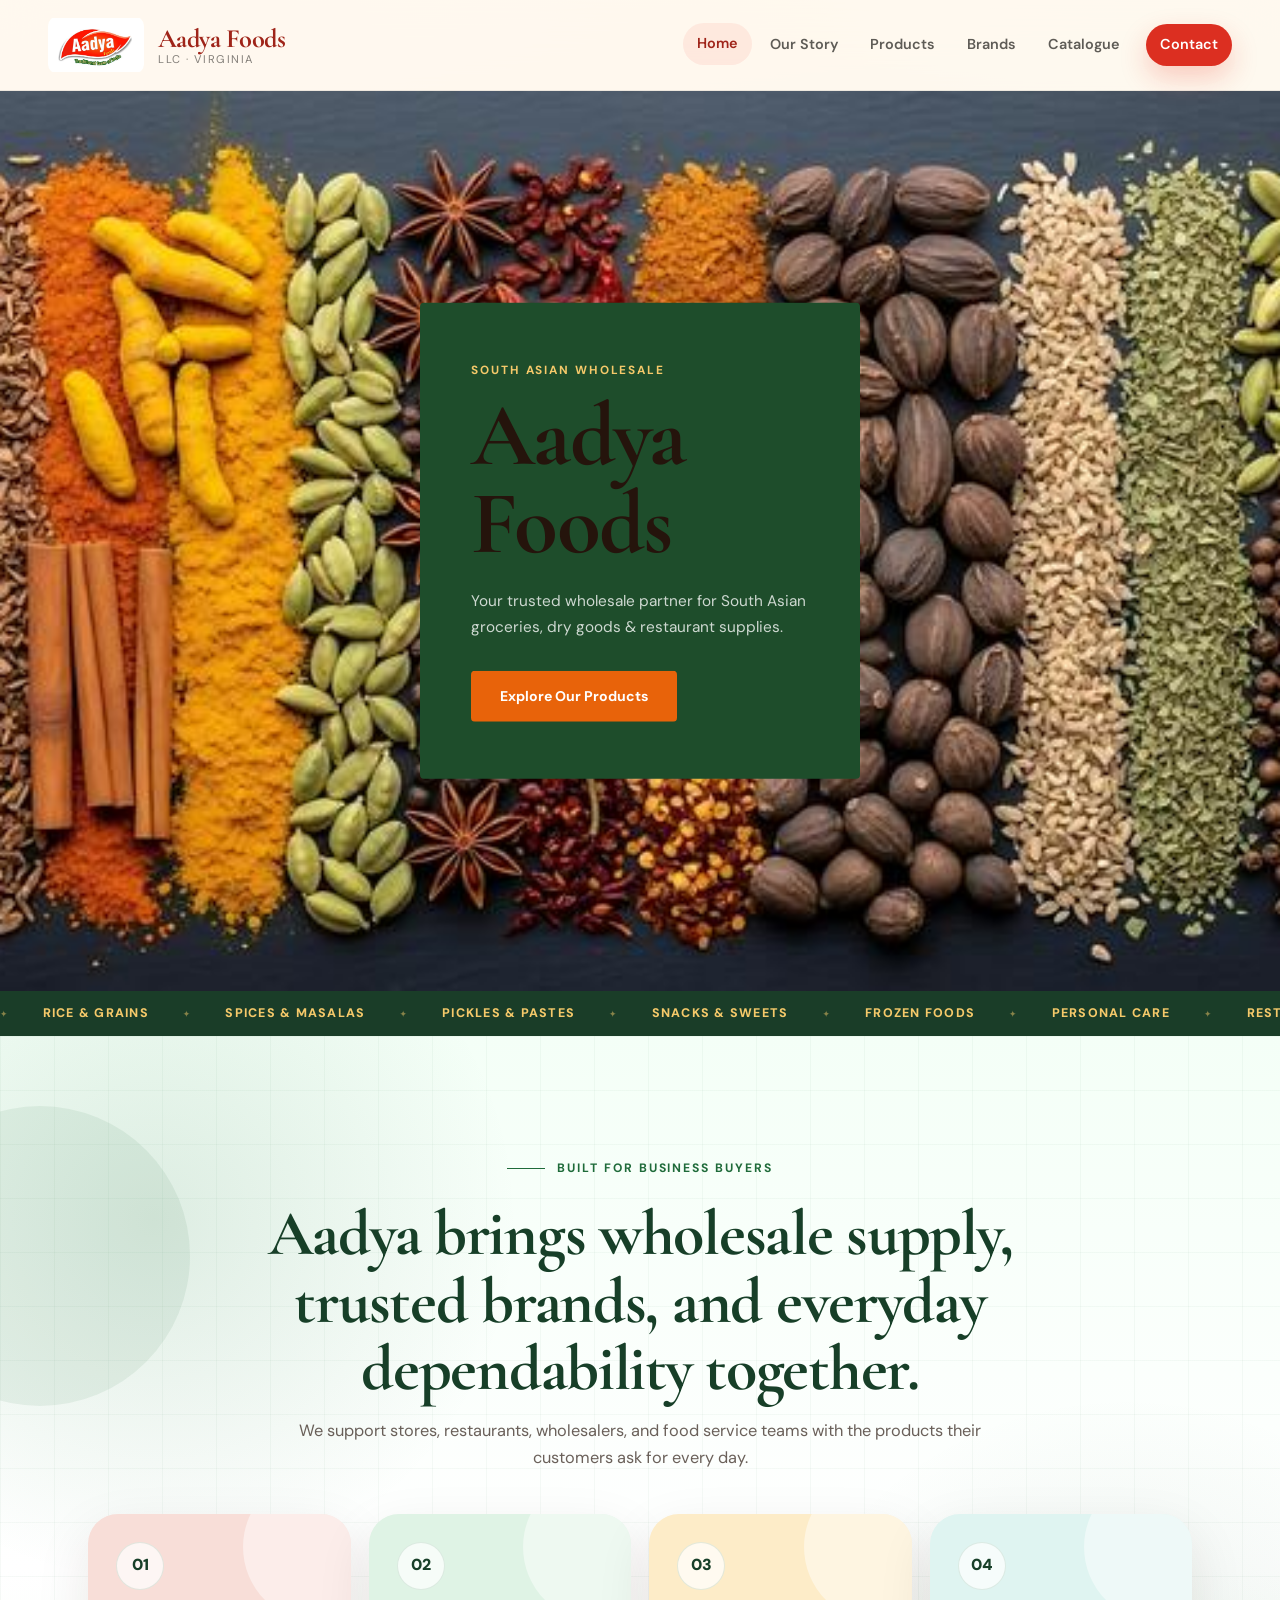
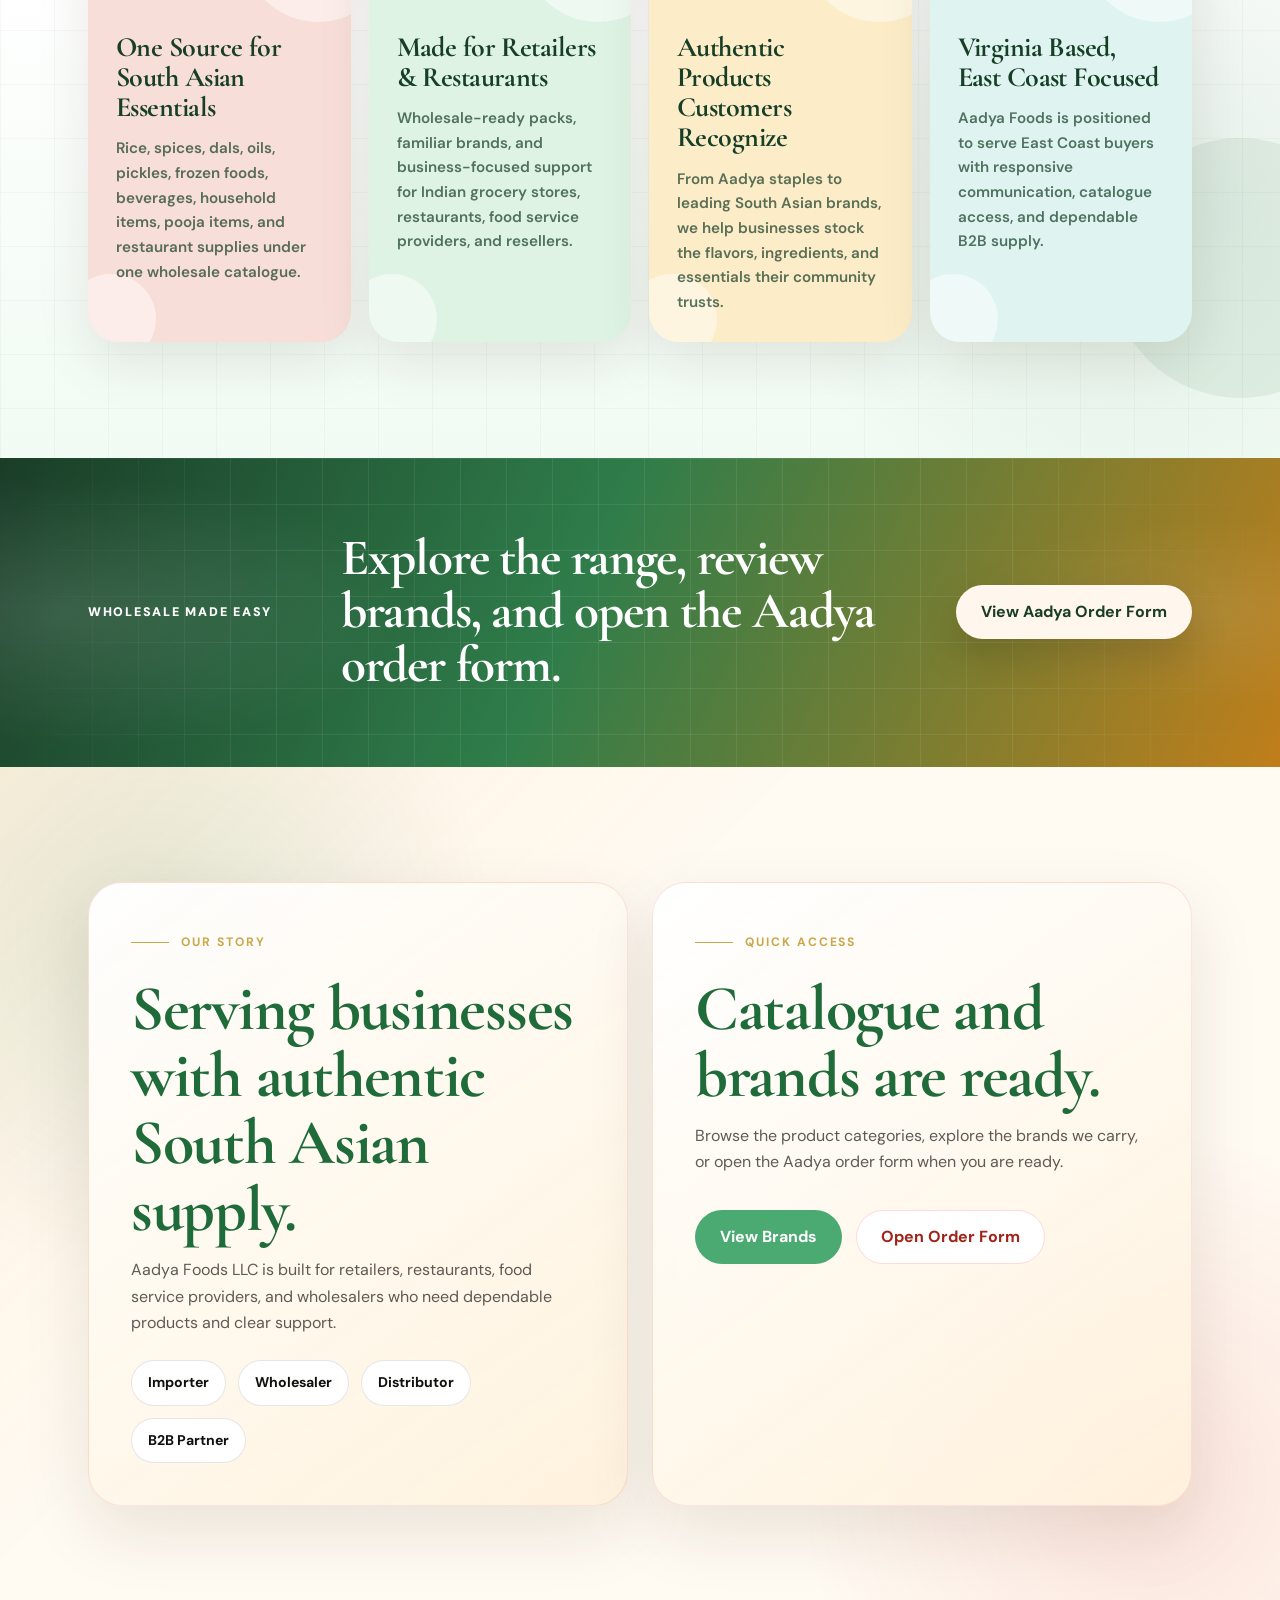
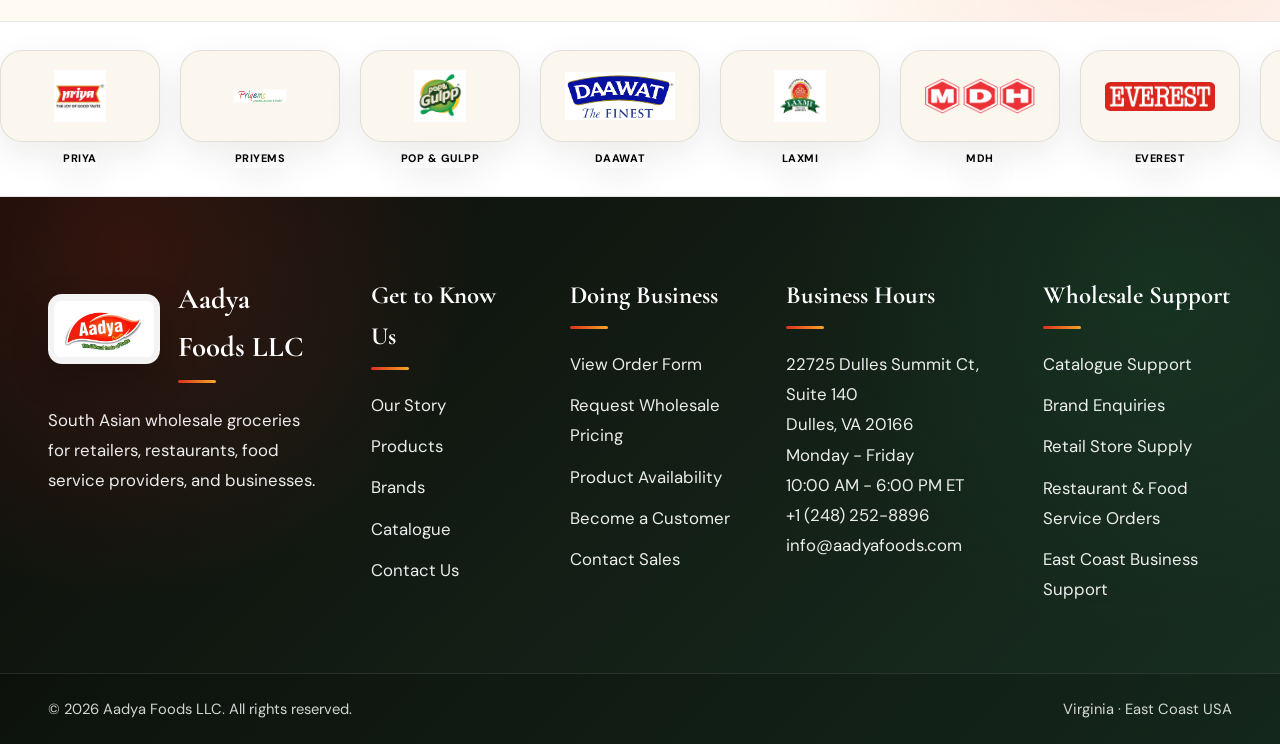
<file: index.html>
<!DOCTYPE html>
<html lang="en">
<head>
  <meta charset="UTF-8" />
  <meta name="viewport" content="width=device-width, initial-scale=1" />
  <title>Aadya Foods LLC | South Asian Wholesale Distributor</title>
  <meta name="description" content="Aadya Foods LLC is a Virginia-based South Asian wholesale distributor serving retailers, restaurants, food service providers, and businesses across the East Coast." />
  <link rel="preconnect" href="https://fonts.googleapis.com" />
  <link rel="preconnect" href="https://fonts.gstatic.com" crossorigin />
  <link href="https://fonts.googleapis.com/css2?family=Cormorant+Garamond:ital,wght@0,500;0,600;0,700;1,500;1,600&family=DM+Sans:wght@300;400;500;600;700;800&family=DM+Serif+Display&display=swap" rel="stylesheet" />
  <link rel="stylesheet" href="styles.css" />
</head>
<body class="home-page">
  <div class="page-loader" id="pageLoader">
    <div class="loader-card"><img src="Aadya_logo.jpeg" alt="Aadya Foods logo" /><div class="loader-bar"><span></span></div></div>
  </div>
  <div class="site-shell">
    <header class="navbar" id="navbar">
      <div class="nav-inner">
        <a class="brand brand-wide" href="index.html" aria-label="Aadya Foods home"><img src="Aadya_logo.jpeg" alt="Aadya Foods" /><span class="brand-text"><span class="brand-title">Aadya Foods</span><span class="brand-sub">LLC · Virginia</span></span></a>
        <button class="menu-btn" id="menuBtn" aria-label="Open menu" aria-expanded="false"><span></span><span></span></button>
        <nav class="nav-links" id="navLinks"><button class="nav-close" id="navClose" aria-label="Close menu">×</button><a data-nav href="index.html">Home</a><a data-nav href="our-story.html">Our Story</a><a data-nav href="products.html">Products</a><a data-nav href="brands.html">Brands</a><a data-nav href="catalogue.html">Catalogue</a><a data-nav href="contact.html" class="nav-cta">Contact</a></nav>
      </div>
    </header>
    <main class="main">
      <section class="home-hero">
        <!-- full-bleed background slideshow -->
        <div class="home-hero-slides">
          <div class="home-hero-slide active" style="background-image:url('assets/images/spices.jpg')"></div>
          <div class="home-hero-slide" style="background-image:url('assets/images/Nutsanddryfruits.webp')"></div>
          <div class="home-hero-slide" style="background-image:url('assets/images/pulses.jpeg')"></div>
          <div class="home-hero-slide" style="background-image:url('assets/images/saucesandmixes.png')"></div>
          <div class="home-hero-slide" style="background-image:url('assets/images/pickles.jpg')"></div>
        </div>
        <!-- green card floating on left -->
        <div class="home-hero-card reveal">
          <span class="home-hero-eyebrow">South Asian Wholesale</span>
          <h1>Aadya Foods</h1>
          <p>Your trusted wholesale partner for South Asian groceries, dry goods &amp; restaurant supplies.</p>
          <a class="btn home-hero-cta" href="products.html">Explore Our Products</a>
        </div>
      </section>
      <div class="ticker" aria-hidden="true"><div class="ticker-track"><span>Rice & Grains</span><span>Spices & Masalas</span><span>Pickles & Pastes</span><span>Snacks & Sweets</span><span>Frozen Foods</span><span>Personal Care</span><span>Restaurant Supplies</span><span>Pooja Items</span><span>Rice & Grains</span><span>Spices & Masalas</span><span>Pickles & Pastes</span><span>Snacks & Sweets</span><span>Frozen Foods</span><span>Personal Care</span><span>Restaurant Supplies</span><span>Pooja Items</span></div></div>
      <section class="section section-alt home-intro"><div class="wrap"><div class="section-head center reveal"><span class="eyebrow">Built for business buyers</span><h2 class="section-title">Aadya brings wholesale supply, trusted brands, and everyday dependability together.</h2><p class="section-text">We support stores, restaurants, wholesalers, and food service teams with the products their customers ask for every day.</p></div><div class="home-content-grid"><article class="home-value-card red reveal"><span>01</span><h3>One Source for South Asian Essentials</h3><p>Rice, spices, dals, oils, pickles, frozen foods, beverages, household items, pooja items, and restaurant supplies under one wholesale catalogue.</p></article><article class="home-value-card green reveal delay-1"><span>02</span><h3>Made for Retailers & Restaurants</h3><p>Wholesale-ready packs, familiar brands, and business-focused support for Indian grocery stores, restaurants, food service providers, and resellers.</p></article><article class="home-value-card saffron reveal delay-2"><span>03</span><h3>Authentic Products Customers Recognize</h3><p>From Aadya staples to leading South Asian brands, we help businesses stock the flavors, ingredients, and essentials their community trusts.</p></article><article class="home-value-card teal reveal"><span>04</span><h3>Virginia Based, East Coast Focused</h3><p>Aadya Foods is positioned to serve East Coast buyers with responsive communication, catalogue access, and dependable B2B supply.</p></article></div></div></section>
      <section class="home-rainbow-band"><div class="wrap"><div class="rainbow-content reveal"><span>Wholesale made easy</span><h2>Explore the range, review brands, and open the Aadya order form.</h2><a class="btn btn-primary" href="catalogue.html">View Aadya Order Form</a></div></div></section>
      <section class="section home-split"><div class="wrap"><div class="grid grid-2"><div class="story-panel reveal"><span class="eyebrow">Our story</span><h2 class="section-title">Serving businesses with authentic South Asian supply.</h2><p>Aadya Foods LLC is built for retailers, restaurants, food service providers, and wholesalers who need dependable products and clear support.</p><div class="pill-list"><span class="pill">Importer</span><span class="pill">Wholesaler</span><span class="pill">Distributor</span><span class="pill">B2B Partner</span></div></div><div class="story-panel reveal delay-1"><span class="eyebrow">Quick access</span><h2 class="section-title">Catalogue and brands are ready.</h2><p>Browse the product categories, explore the brands we carry, or open the Aadya order form when you are ready.</p><div class="hero-actions"><a class="btn btn-dark" href="brands.html">View Brands</a><a class="btn btn-light" href="catalogue.html">Open Order Form</a></div></div></div></div></section>
      <section class="brand-marquee" aria-label="Featured brands"><div class="brand-track">
        <span class="marquee-item"><span class="brand-chip marquee-chip"><img src="logos/priya.webp" alt="Priya" /></span><span class="brand-name">Priya</span></span>
        <span class="marquee-item"><span class="brand-chip marquee-chip"><img src="logos/priyems.png" alt="Priyems" /></span><span class="brand-name">Priyems</span></span>
        <span class="marquee-item"><span class="brand-chip marquee-chip"><img src="logos/pop%26gulpp.jpeg" alt="Pop and Gulpp" /></span><span class="brand-name">Pop & Gulpp</span></span>
        <span class="marquee-item"><span class="brand-chip marquee-chip"><img src="logos/daawat.png" alt="Daawat" /></span><span class="brand-name">Daawat</span></span>
        <span class="marquee-item"><span class="brand-chip marquee-chip"><img src="logos/laxmi.jpeg" alt="Laxmi" /></span><span class="brand-name">Laxmi</span></span>
        <span class="marquee-item"><span class="brand-chip marquee-chip"><img src="logos/MDH.png" alt="MDH" /></span><span class="brand-name">MDH</span></span>
        <span class="marquee-item"><span class="brand-chip marquee-chip"><img src="logos/Everest.png" alt="Everest" /></span><span class="brand-name">Everest</span></span>
        <span class="marquee-item"><span class="brand-chip marquee-chip"><img src="logos/Shan.png" alt="Shan" /></span><span class="brand-name">Shan</span></span>
        <span class="marquee-item"><span class="brand-chip marquee-chip"><img src="logos/priya.webp" alt="" /></span><span class="brand-name">Priya</span></span>
        <span class="marquee-item"><span class="brand-chip marquee-chip"><img src="logos/priyems.png" alt="" /></span><span class="brand-name">Priyems</span></span>
        <span class="marquee-item"><span class="brand-chip marquee-chip"><img src="logos/pop%26gulpp.jpeg" alt="" /></span><span class="brand-name">Pop & Gulpp</span></span>
        <span class="marquee-item"><span class="brand-chip marquee-chip"><img src="logos/daawat.png" alt="" /></span><span class="brand-name">Daawat</span></span>
        <span class="marquee-item"><span class="brand-chip marquee-chip"><img src="logos/laxmi.jpeg" alt="" /></span><span class="brand-name">Laxmi</span></span>
        <span class="marquee-item"><span class="brand-chip marquee-chip"><img src="logos/MDH.png" alt="" /></span><span class="brand-name">MDH</span></span>
        <span class="marquee-item"><span class="brand-chip marquee-chip"><img src="logos/Everest.png" alt="" /></span><span class="brand-name">Everest</span></span>
        <span class="marquee-item"><span class="brand-chip marquee-chip"><img src="logos/Shan.png" alt="" /></span><span class="brand-name">Shan</span></span>
      </div></section>
    </main>
    <footer class="footer"><div class="footer-top"><div class="wrap footer-grid"><div><div class="footer-brand"><img src="Aadya_logo.jpeg" alt="Aadya Foods" /><h4>Aadya Foods LLC</h4></div><p>South Asian wholesale groceries for retailers, restaurants, food service providers, and businesses.</p></div><div><h4>Get to Know Us</h4><ul><li><a href="our-story.html">Our Story</a></li><li><a href="products.html">Products</a></li><li><a href="brands.html">Brands</a></li><li><a href="catalogue.html">Catalogue</a></li><li><a href="contact.html">Contact Us</a></li></ul></div><div><h4>Doing Business</h4><ul><li><a href="catalogue.html">View Order Form</a></li><li><a href="contact.html">Request Wholesale Pricing</a></li><li><a href="contact.html">Product Availability</a></li><li><a href="contact.html">Become a Customer</a></li><li><a href="contact.html">Contact Sales</a></li></ul></div><div><h4>Business Hours</h4><p>22725 Dulles Summit Ct, Suite 140<br />Dulles, VA 20166</p><p>Monday - Friday<br />10:00 AM - 6:00 PM ET</p><p><a href="tel:+12482528896">+1 (248) 252-8896</a><br /><a href="mailto:info@aadyafoods.com">info@aadyafoods.com</a></p></div><div><h4>Wholesale Support</h4><ul><li>Catalogue Support</li><li>Brand Enquiries</li><li>Retail Store Supply</li><li>Restaurant & Food Service Orders</li><li>East Coast Business Support</li></ul></div></div></div><div class="footer-bottom"><div class="wrap"><p>© 2026 Aadya Foods LLC. All rights reserved.</p><p>Virginia · East Coast USA</p></div></div></footer>
  </div>
  <button class="btt" id="backToTop" aria-label="Back to top">↑</button>
  <script src="script.js"></script>
</body>
</html>
</file>
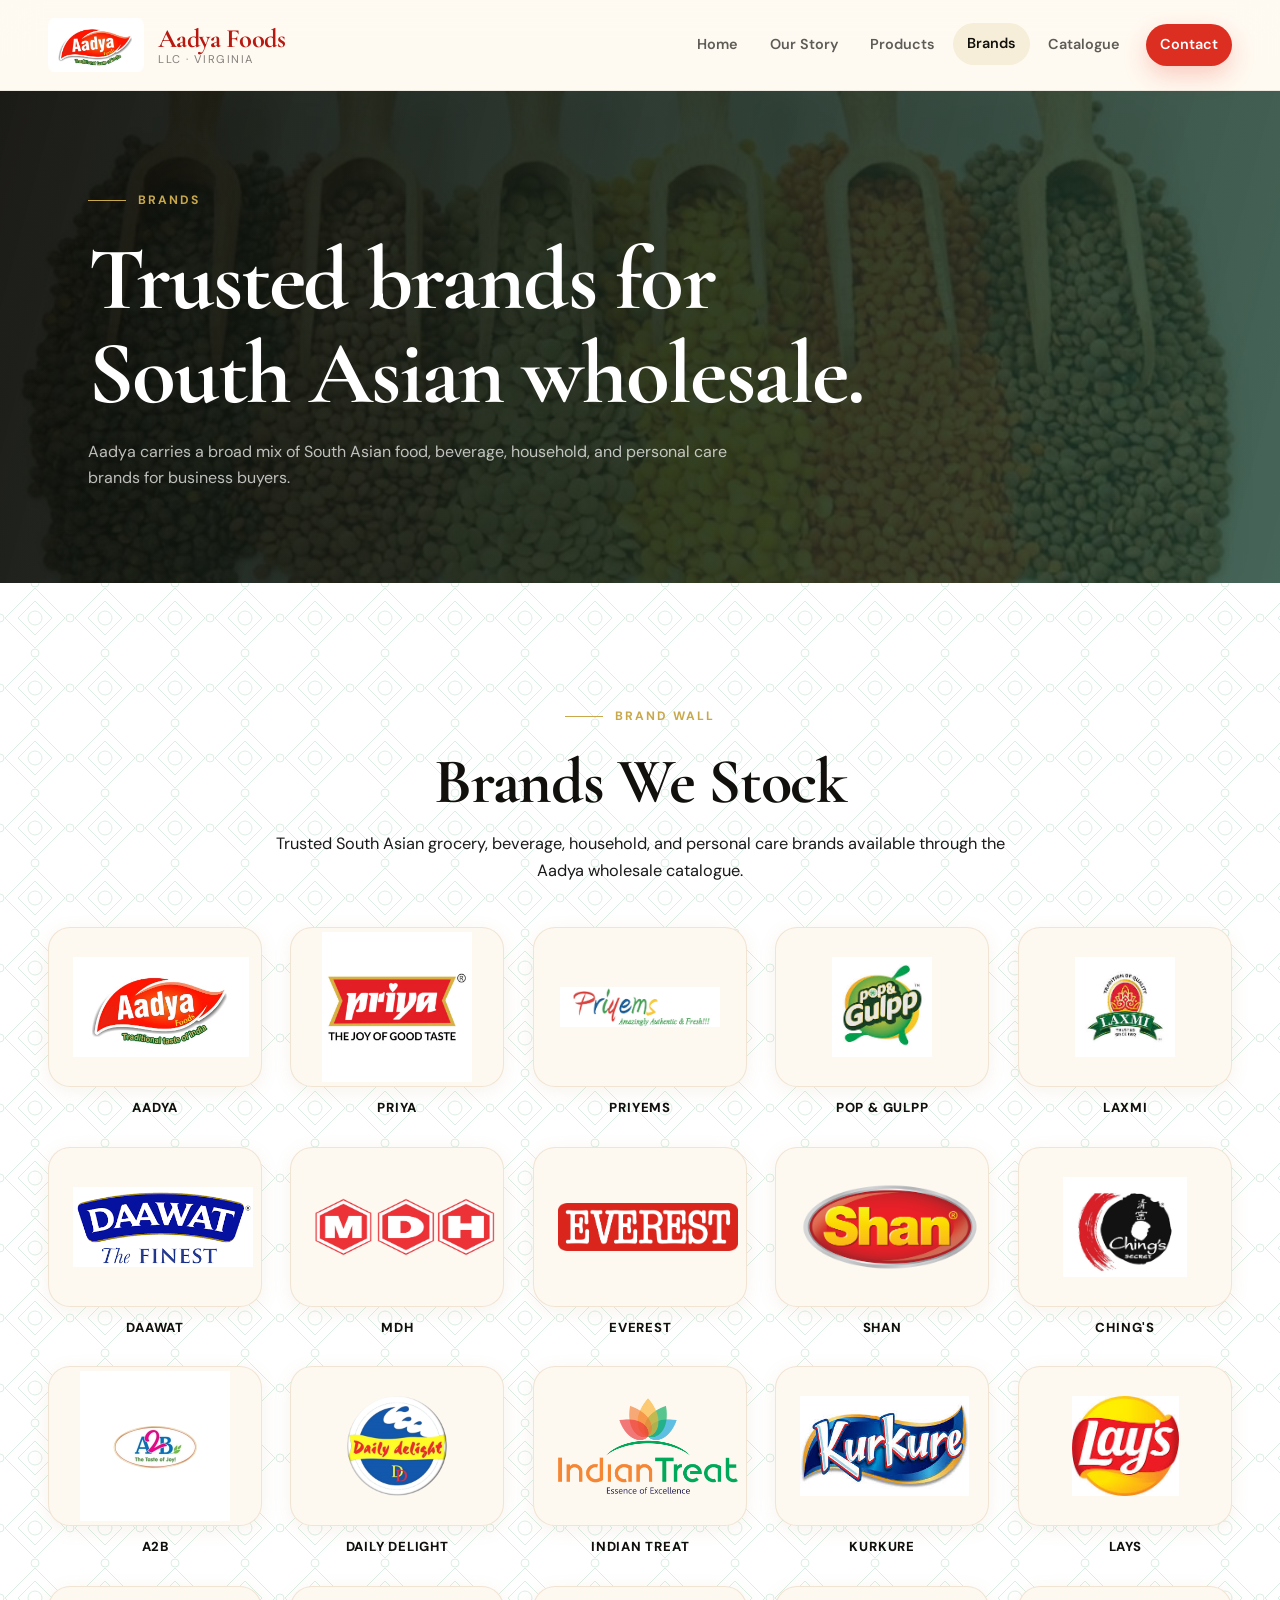
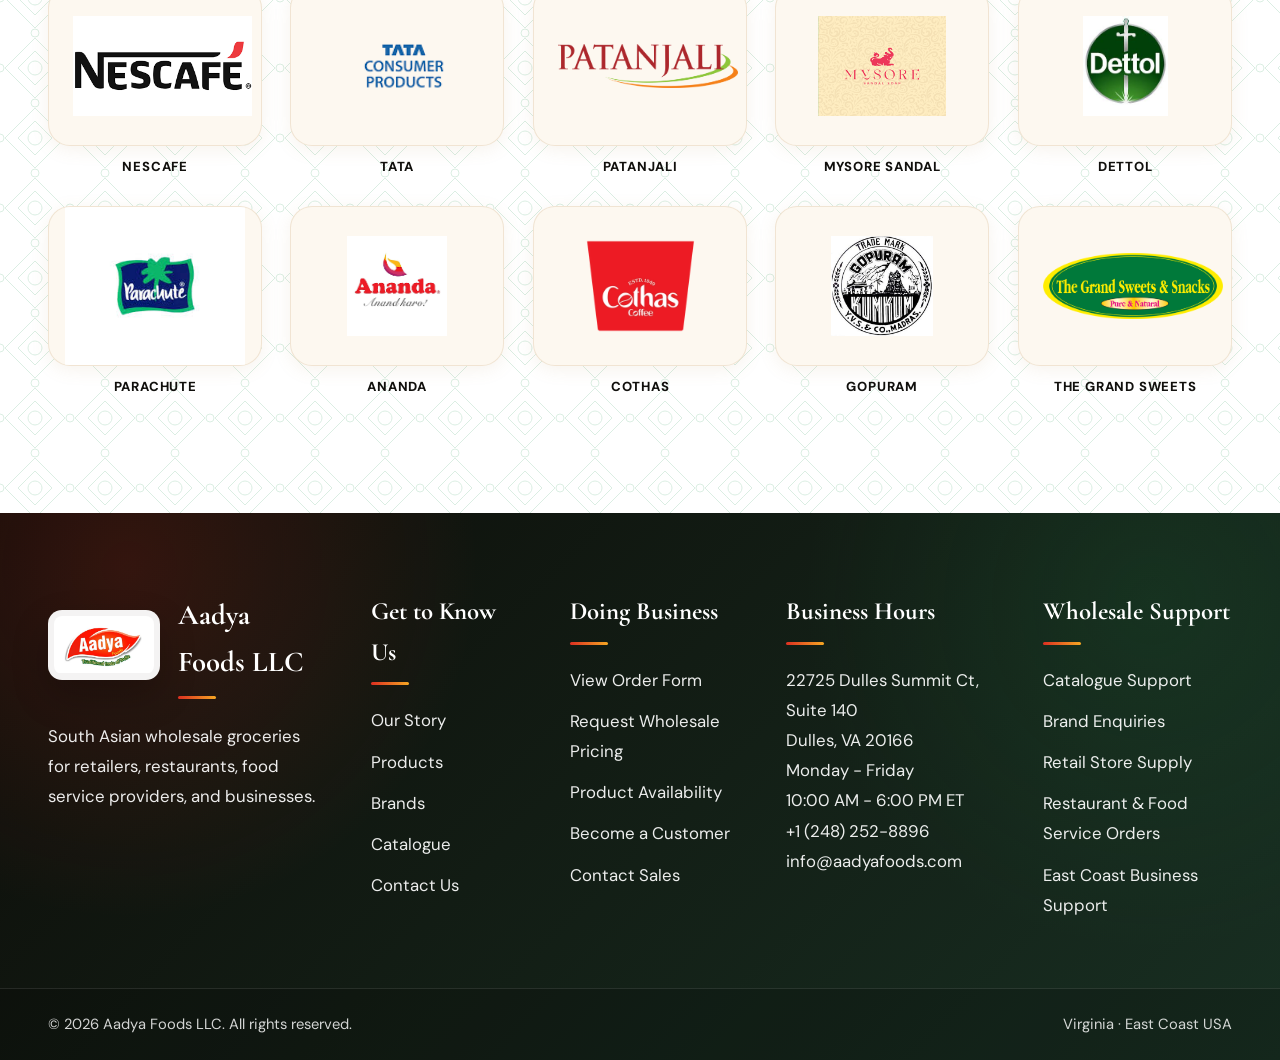
<file: brands.html>
<!DOCTYPE html>
<html lang="en">
<head>
  <meta charset="UTF-8" />
  <meta name="viewport" content="width=device-width, initial-scale=1" />
  <title>Brands | Aadya Foods LLC</title>
  <meta name="description" content="Brands carried by Aadya Foods LLC, including South Asian grocery, snacks, beverages, personal care, and household brands." />
  <link rel="preconnect" href="https://fonts.googleapis.com" />
  <link rel="preconnect" href="https://fonts.gstatic.com" crossorigin />
  <link href="https://fonts.googleapis.com/css2?family=Cormorant+Garamond:ital,wght@0,500;0,600;0,700;1,500;1,600&family=DM+Sans:wght@300;400;500;600;700;800&family=DM+Serif+Display&display=swap" rel="stylesheet" />
  <link rel="stylesheet" href="styles.css" />
</head>
<body class="inner-page">
  <div class="page-loader" id="pageLoader"><div class="loader-card"><img src="Aadya_logo.jpeg" alt="Aadya Foods logo" /><div class="loader-bar"><span></span></div></div></div>
  <div class="site-shell">
    <header class="navbar" id="navbar"><div class="nav-inner"><a class="brand brand-wide" href="index.html"><img src="Aadya_logo.jpeg" alt="Aadya Foods" /><span class="brand-text"><span class="brand-title">Aadya Foods</span><span class="brand-sub">LLC · Virginia</span></span></a><button class="menu-btn" id="menuBtn" aria-label="Open menu"><span></span><span></span></button><nav class="nav-links" id="navLinks"><button class="nav-close" id="navClose" aria-label="Close menu">×</button><a data-nav href="index.html">Home</a><a data-nav href="our-story.html">Our Story</a><a data-nav href="products.html">Products</a><a data-nav href="brands.html">Brands</a><a data-nav href="catalogue.html">Catalogue</a><a data-nav href="contact.html" class="nav-cta">Contact</a></nav></div></header>

    <main class="main">
      <section class="page-hero" style="--page-img: url('assets/images/pulses.jpeg')">
        <div class="wrap reveal"><span class="eyebrow">Brands</span><h1>Trusted brands for South Asian wholesale.</h1><p>Aadya carries a broad mix of South Asian food, beverage, household, and personal care brands for business buyers.</p></div>
      </section>


      <section class="section section-alt brands-section" style="position:relative; overflow:hidden;">
        <div class="brands-pattern-bg"></div>
        <div class="wrap">
          <div class="section-head center reveal"><span class="eyebrow">Brand wall</span><h2 class="section-title">Brands We Stock</h2><p class="section-text" style="color:#1a1a1a;">Trusted South Asian grocery, beverage, household, and personal care brands available through the Aadya wholesale catalogue.</p></div>
          <div class="grid grid-4 brand-grid">
            <div class="brand-item"><span class="brand-chip reveal"><img src="Aadya_logo.jpeg" alt="Aadya" /></span><span class="brand-name">Aadya</span></div>
            <div class="brand-item"><span class="brand-chip reveal"><img src="logos/priya.webp" alt="Priya" style="transform:scale(1.5);" /></span><span class="brand-name">Priya</span></div>
            <div class="brand-item"><span class="brand-chip reveal"><img src="logos/priyems.png" alt="Priyems" style="transform:scale(1.6);" /></span><span class="brand-name">Priyems</span></div>
            <div class="brand-item"><span class="brand-chip reveal"><img src="logos/pop%26gulpp.jpeg" alt="Pop and Gulpp" /></span><span class="brand-name">Pop & Gulpp</span></div>
            <div class="brand-item"><span class="brand-chip reveal"><img src="logos/laxmi.jpeg" alt="Laxmi" /></span><span class="brand-name">Laxmi</span></div>
            <div class="brand-item"><span class="brand-chip reveal"><img src="logos/daawat.png" alt="Daawat" /></span><span class="brand-name">Daawat</span></div>
            <div class="brand-item"><span class="brand-chip reveal"><img src="logos/MDH.png" alt="MDH" /></span><span class="brand-name">MDH</span></div>
            <div class="brand-item"><span class="brand-chip reveal"><img src="logos/Everest.png" alt="Everest" /></span><span class="brand-name">Everest</span></div>
            <div class="brand-item"><span class="brand-chip reveal"><img src="logos/Shan.png" alt="Shan" /></span><span class="brand-name">Shan</span></div>
            <div class="brand-item"><span class="brand-chip reveal"><img src="logos/chings.jpg" alt="Ching's" /></span><span class="brand-name">Ching's</span></div>
            <div class="brand-item"><span class="brand-chip reveal"><img src="logos/A2B.avif" alt="A2B" style="transform:scale(1.5);" /></span><span class="brand-name">A2B</span></div>
            <div class="brand-item"><span class="brand-chip reveal"><img src="logos/Daily-Delight.png" alt="Daily Delight" /></span><span class="brand-name">Daily Delight</span></div>
            <div class="brand-item"><span class="brand-chip reveal"><img src="logos/indian-treat.png" alt="Indian Treat" /></span><span class="brand-name">Indian Treat</span></div>
            <div class="brand-item"><span class="brand-chip reveal"><img src="logos/kurkure.jpeg" alt="Kurkure" /></span><span class="brand-name">Kurkure</span></div>
            <div class="brand-item"><span class="brand-chip reveal"><img src="logos/LAys.jpeg" alt="Lays" /></span><span class="brand-name">Lays</span></div>
            <div class="brand-item"><span class="brand-chip reveal"><img src="logos/NESCAFE.png" alt="Nescafe" /></span><span class="brand-name">Nescafe</span></div>
            <div class="brand-item"><span class="brand-chip reveal"><img src="logos/Tata.png" alt="Tata" style="transform:scale(1.8); mix-blend-mode:multiply;" /></span><span class="brand-name">Tata</span></div>
            <div class="brand-item"><span class="brand-chip reveal"><img src="logos/Patanjali.png" alt="Patanjali" /></span><span class="brand-name">Patanjali</span></div>
            <div class="brand-item"><span class="brand-chip reveal"><img src="logos/MYSORE%20SANDAL.png" alt="Mysore Sandal" /></span><span class="brand-name">Mysore Sandal</span></div>
            <div class="brand-item"><span class="brand-chip reveal"><img src="logos/DETTOL.jpeg" alt="Dettol" /></span><span class="brand-name">Dettol</span></div>
            <div class="brand-item"><span class="brand-chip reveal"><img src="logos/PARACHUTE.jpeg" alt="Parachute" style="transform:scale(1.8);" /></span><span class="brand-name">Parachute</span></div>
            <div class="brand-item"><span class="brand-chip reveal"><img src="logos/ANANDA.png" alt="Ananda" /></span><span class="brand-name">Ananda</span></div>
            <div class="brand-item"><span class="brand-chip reveal"><img src="logos/Cothas_Logo1.avif" alt="Cothas" /></span><span class="brand-name">Cothas</span></div>
            <div class="brand-item"><span class="brand-chip reveal"><img src="logos/gopuram.jpg" alt="Gopuram" /></span><span class="brand-name">Gopuram</span></div>
            <div class="brand-item"><span class="brand-chip reveal"><img src="logos/thegrandsweets.png" alt="The Grand Sweets" /></span><span class="brand-name">The Grand Sweets</span></div>
          </div>
        </div>
      </section>
    </main>

    <footer class="footer"><div class="footer-top"><div class="wrap footer-grid"><div><div class="footer-brand"><img src="Aadya_logo.jpeg" alt="Aadya Foods" /><h4>Aadya Foods LLC</h4></div><p>South Asian wholesale groceries for retailers, restaurants, food service providers, and businesses.</p></div><div><h4>Get to Know Us</h4><ul><li><a href="our-story.html">Our Story</a></li><li><a href="products.html">Products</a></li><li><a href="brands.html">Brands</a></li><li><a href="catalogue.html">Catalogue</a></li><li><a href="contact.html">Contact Us</a></li></ul></div><div><h4>Doing Business</h4><ul><li><a href="catalogue.html">View Order Form</a></li><li><a href="contact.html">Request Wholesale Pricing</a></li><li><a href="contact.html">Product Availability</a></li><li><a href="contact.html">Become a Customer</a></li><li><a href="contact.html">Contact Sales</a></li></ul></div><div><h4>Business Hours</h4><p>22725 Dulles Summit Ct, Suite 140<br />Dulles, VA 20166</p><p>Monday - Friday<br />10:00 AM - 6:00 PM ET</p><p><a href="tel:+12482528896">+1 (248) 252-8896</a><br /><a href="mailto:info@aadyafoods.com">info@aadyafoods.com</a></p></div><div><h4>Wholesale Support</h4><ul><li>Catalogue Support</li><li>Brand Enquiries</li><li>Retail Store Supply</li><li>Restaurant & Food Service Orders</li><li>East Coast Business Support</li></ul></div></div></div><div class="footer-bottom"><div class="wrap"><p>© 2026 Aadya Foods LLC. All rights reserved.</p><p>Virginia · East Coast USA</p></div></div></footer>
  </div>
  <button class="btt" id="backToTop" aria-label="Back to top">↑</button>
  <script src="script.js"></script>
</body>
</html>
</file>
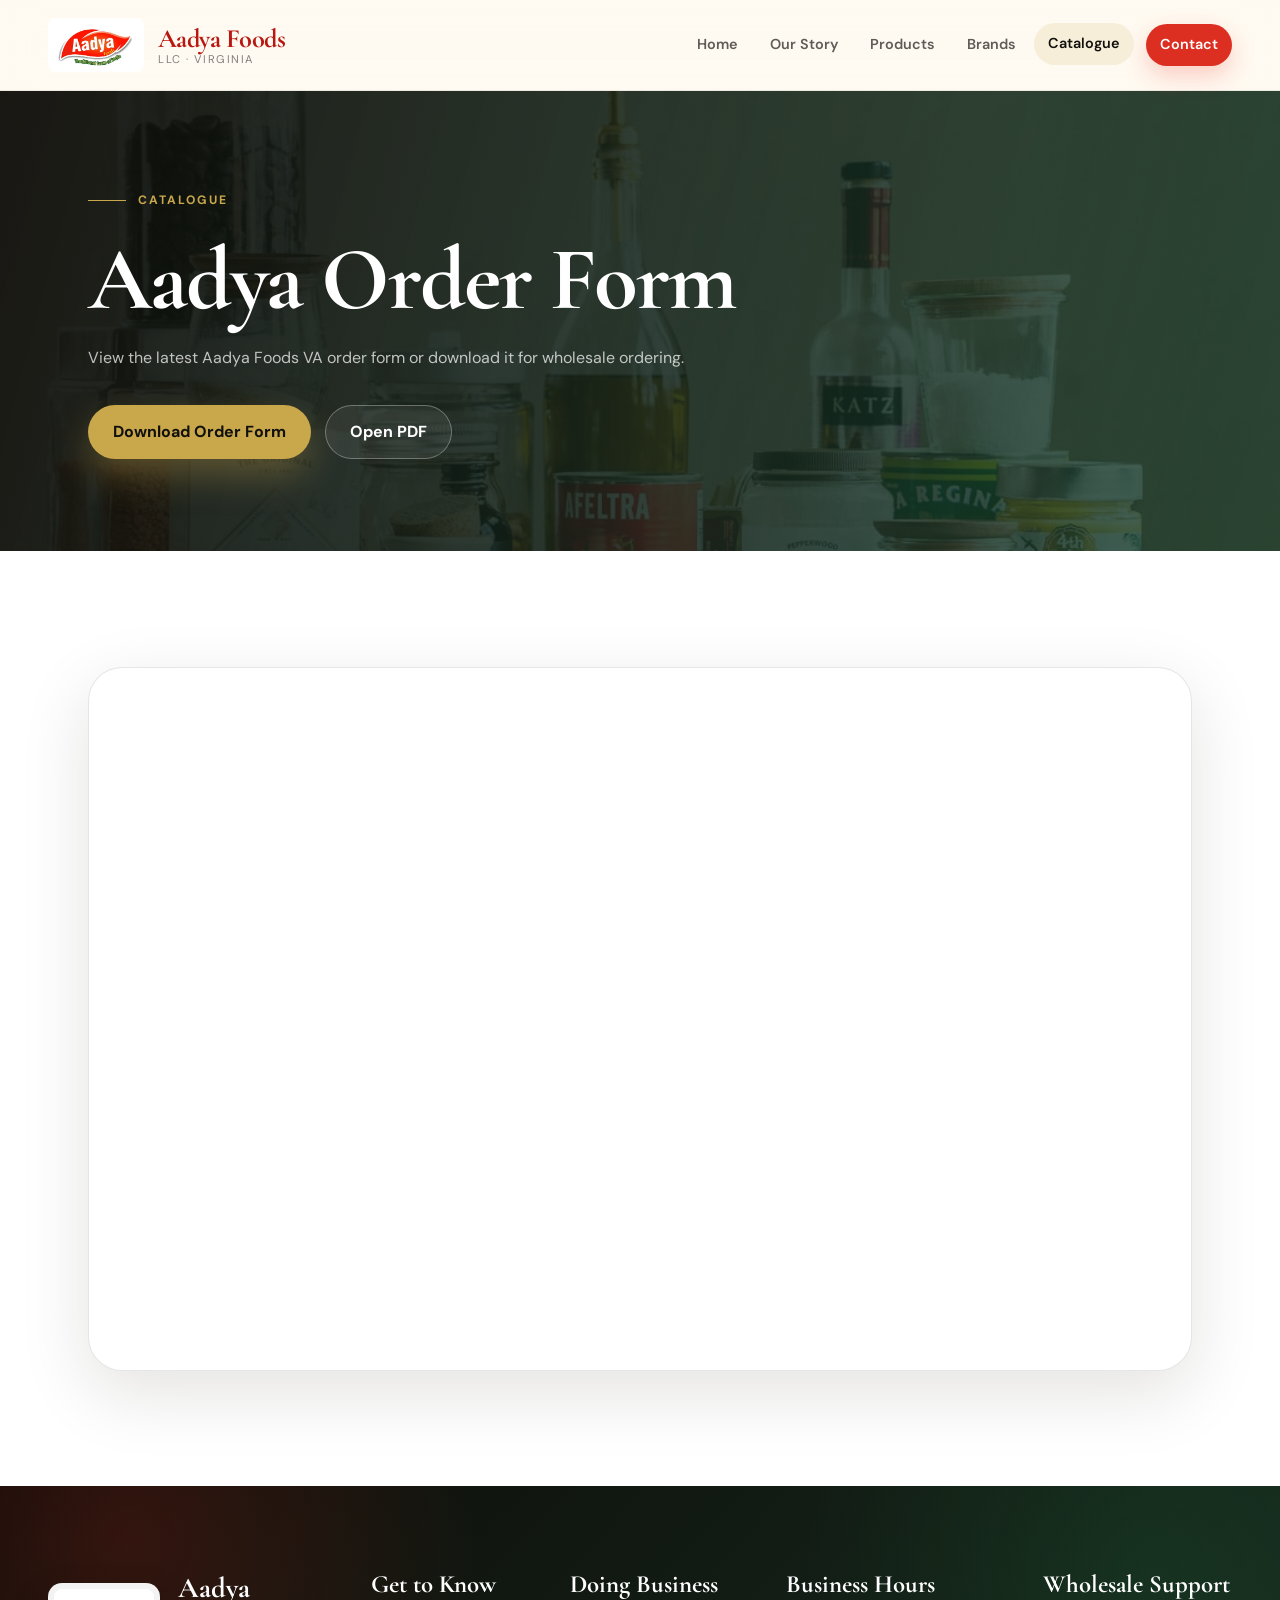
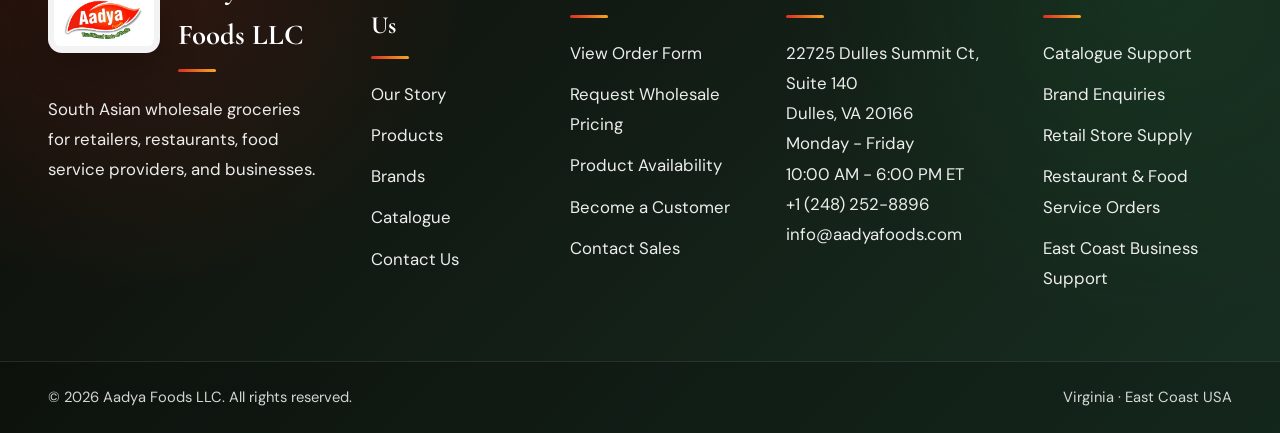
<file: catalogue.html>
<!DOCTYPE html>
<html lang="en">
<head>
  <meta charset="UTF-8" />
  <meta name="viewport" content="width=device-width, initial-scale=1" />
  <title>Catalogue | Aadya Foods LLC</title>
  <meta name="description" content="View and download the Aadya Foods VA wholesale order form." />
  <link rel="preconnect" href="https://fonts.googleapis.com" />
  <link rel="preconnect" href="https://fonts.gstatic.com" crossorigin />
  <link href="https://fonts.googleapis.com/css2?family=Cormorant+Garamond:ital,wght@0,500;0,600;0,700;1,500;1,600&family=DM+Sans:wght@300;400;500;600;700;800&family=DM+Serif+Display&display=swap" rel="stylesheet" />
  <link rel="stylesheet" href="styles.css" />
</head>
<body class="inner-page">
  <div class="page-loader" id="pageLoader"><div class="loader-card"><img src="Aadya_logo.jpeg" alt="Aadya Foods logo" /><div class="loader-bar"><span></span></div></div></div>
  <div class="site-shell">
    <header class="navbar" id="navbar"><div class="nav-inner"><a class="brand brand-wide" href="index.html"><img src="Aadya_logo.jpeg" alt="Aadya Foods" /><span class="brand-text"><span class="brand-title">Aadya Foods</span><span class="brand-sub">LLC · Virginia</span></span></a><button class="menu-btn" id="menuBtn" aria-label="Open menu"><span></span><span></span></button><nav class="nav-links" id="navLinks"><button class="nav-close" id="navClose" aria-label="Close menu">×</button><a data-nav href="index.html">Home</a><a data-nav href="our-story.html">Our Story</a><a data-nav href="products.html">Products</a><a data-nav href="brands.html">Brands</a><a data-nav href="catalogue.html">Catalogue</a><a data-nav href="contact.html" class="nav-cta">Contact</a></nav></div></header>

    <main class="main">
      <section class="page-hero" style="--page-img: url('assets/images/pantry-staples.jpg')">
        <div class="wrap reveal">
          <span class="eyebrow">Catalogue</span>
          <h1>Aadya Order Form</h1>
          <p>View the latest Aadya Foods VA order form or download it for wholesale ordering.</p>
          <div class="hero-actions"><a class="btn btn-primary" href="Aadya_OrderForm_VA.pdf" download>Download Order Form</a><a class="btn btn-ghost" href="Aadya_OrderForm_VA.pdf" target="_blank" rel="noopener">Open PDF</a></div>
        </div>
      </section>

      <section class="section section-alt">
        <div class="wrap">
          <div class="catalogue-frame reveal">
            <iframe src="Aadya_OrderForm_VA.pdf" title="Aadya Foods VA Order Form"></iframe>
          </div>
        </div>
      </section>
    </main>

    <footer class="footer"><div class="footer-top"><div class="wrap footer-grid"><div><div class="footer-brand"><img src="Aadya_logo.jpeg" alt="Aadya Foods" /><h4>Aadya Foods LLC</h4></div><p>South Asian wholesale groceries for retailers, restaurants, food service providers, and businesses.</p></div><div><h4>Get to Know Us</h4><ul><li><a href="our-story.html">Our Story</a></li><li><a href="products.html">Products</a></li><li><a href="brands.html">Brands</a></li><li><a href="catalogue.html">Catalogue</a></li><li><a href="contact.html">Contact Us</a></li></ul></div><div><h4>Doing Business</h4><ul><li><a href="catalogue.html">View Order Form</a></li><li><a href="contact.html">Request Wholesale Pricing</a></li><li><a href="contact.html">Product Availability</a></li><li><a href="contact.html">Become a Customer</a></li><li><a href="contact.html">Contact Sales</a></li></ul></div><div><h4>Business Hours</h4><p>22725 Dulles Summit Ct, Suite 140<br />Dulles, VA 20166</p><p>Monday - Friday<br />10:00 AM - 6:00 PM ET</p><p><a href="tel:+12482528896">+1 (248) 252-8896</a><br /><a href="mailto:info@aadyafoods.com">info@aadyafoods.com</a></p></div><div><h4>Wholesale Support</h4><ul><li>Catalogue Support</li><li>Brand Enquiries</li><li>Retail Store Supply</li><li>Restaurant & Food Service Orders</li><li>East Coast Business Support</li></ul></div></div></div><div class="footer-bottom"><div class="wrap"><p>© 2026 Aadya Foods LLC. All rights reserved.</p><p>Virginia · East Coast USA</p></div></div></footer>
  </div>
  <button class="btt" id="backToTop" aria-label="Back to top">↑</button>
  <script src="script.js"></script>
</body>
</html>
</file>
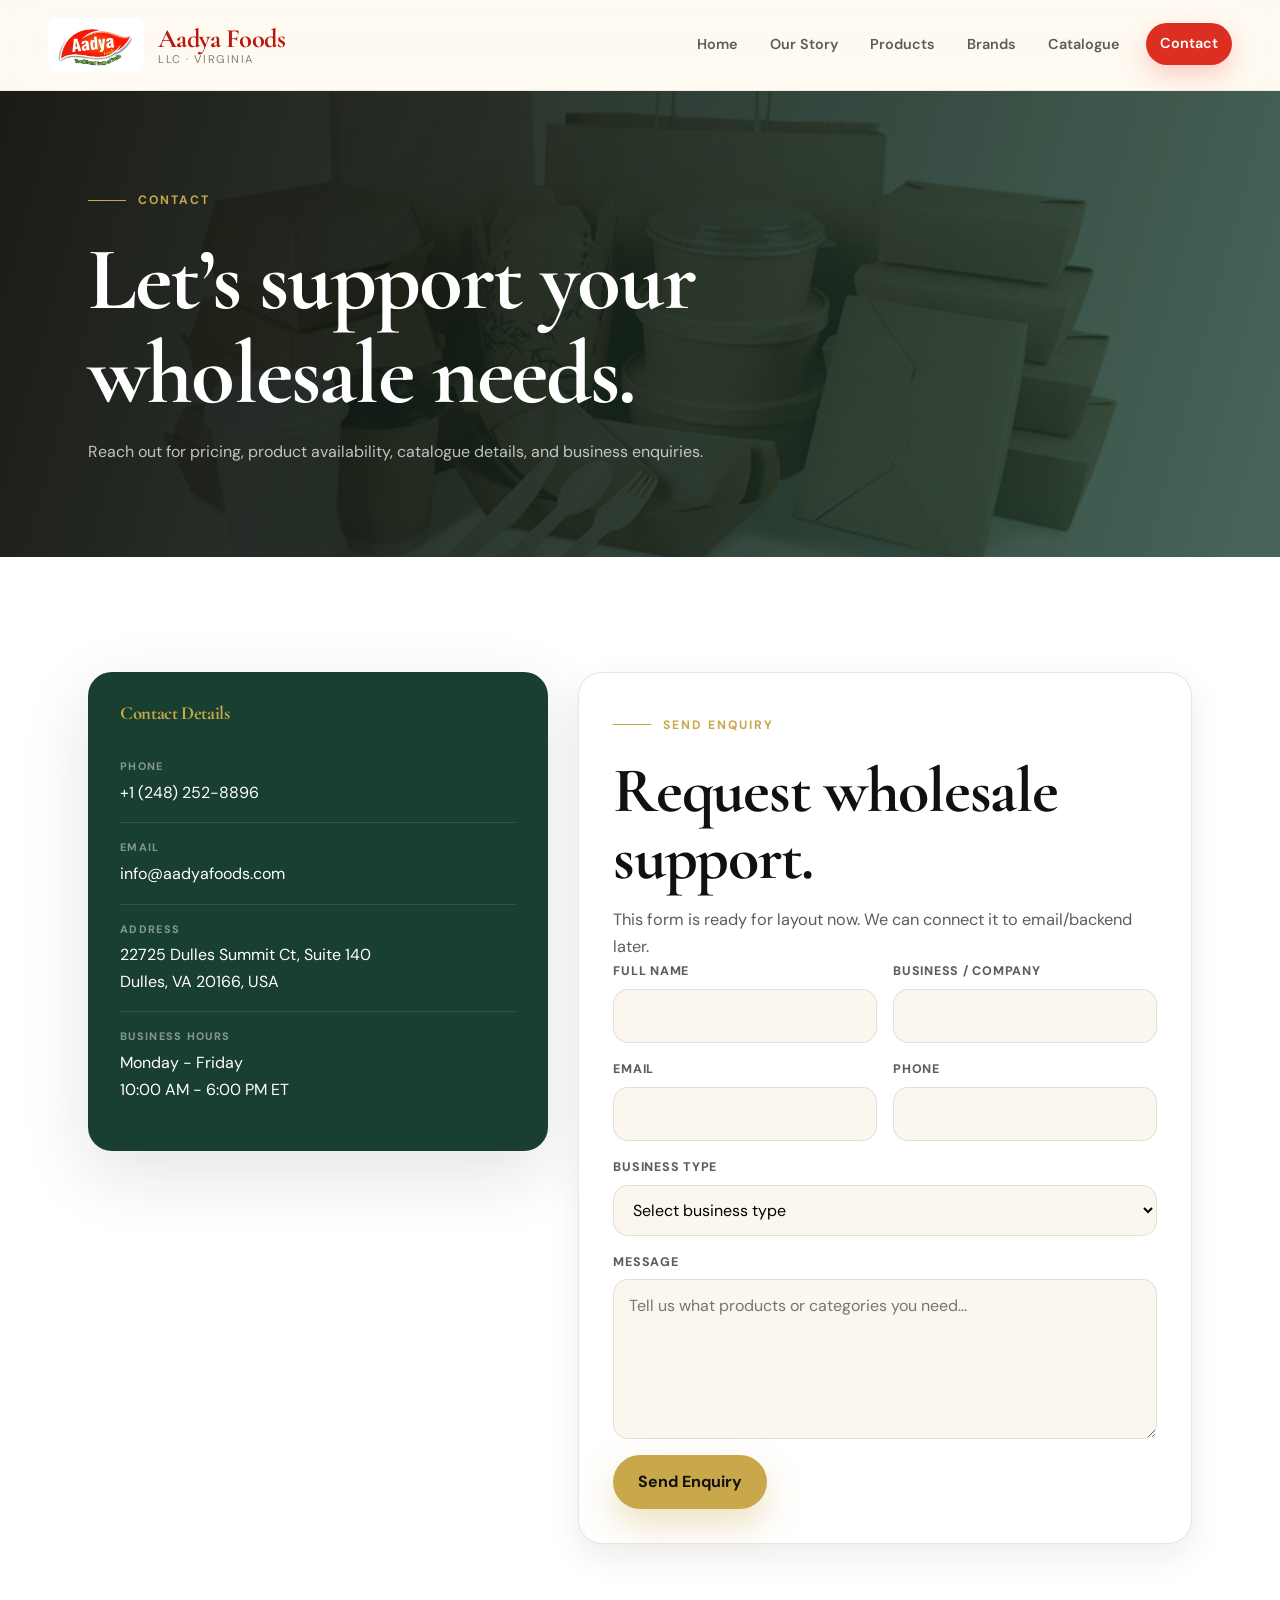
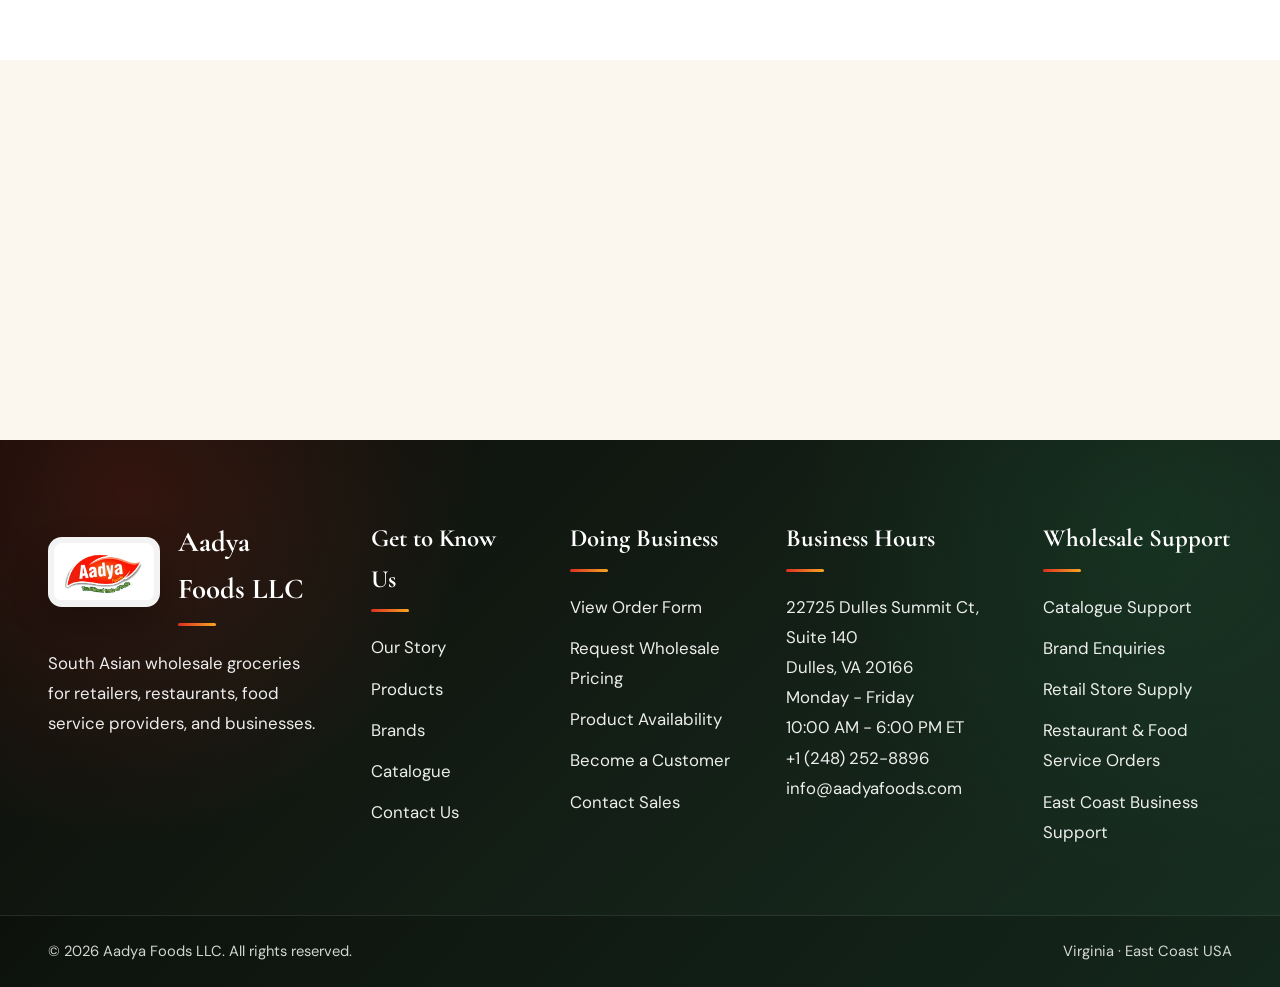
<file: contact.html>
<!DOCTYPE html>
<html lang="en">
<head>
  <meta charset="UTF-8" />
  <meta name="viewport" content="width=device-width, initial-scale=1" />
  <title>Contact | Aadya Foods LLC</title>
  <meta name="description" content="Contact Aadya Foods LLC for South Asian wholesale grocery pricing, catalogue support, product availability, and business enquiries." />
  <link rel="preconnect" href="https://fonts.googleapis.com" />
  <link rel="preconnect" href="https://fonts.gstatic.com" crossorigin />
  <link href="https://fonts.googleapis.com/css2?family=Cormorant+Garamond:ital,wght@0,500;0,600;0,700;1,500;1,600&family=DM+Sans:wght@300;400;500;600;700;800&family=DM+Serif+Display&display=swap" rel="stylesheet" />
  <link rel="stylesheet" href="styles.css" />
</head>
<body class="inner-page">
  <div class="page-loader" id="pageLoader"><div class="loader-card"><img src="Aadya_logo.jpeg" alt="Aadya Foods logo" /><div class="loader-bar"><span></span></div></div></div>
  <div class="site-shell">
    <header class="navbar" id="navbar"><div class="nav-inner"><a class="brand brand-wide" href="index.html"><img src="Aadya_logo.jpeg" alt="Aadya Foods" /><span class="brand-text"><span class="brand-title">Aadya Foods</span><span class="brand-sub">LLC · Virginia</span></span></a><button class="menu-btn" id="menuBtn" aria-label="Open menu"><span></span><span></span></button><nav class="nav-links" id="navLinks"><button class="nav-close" id="navClose" aria-label="Close menu">×</button><a data-nav href="index.html">Home</a><a data-nav href="our-story.html">Our Story</a><a data-nav href="products.html">Products</a><a data-nav href="brands.html">Brands</a><a data-nav href="catalogue.html">Catalogue</a><a data-nav href="contact.html" class="nav-cta">Contact</a></nav></div></header>

    <main class="main">
      <section class="page-hero" style="--page-img: url('assets/images/packing_material.jpg')">
        <div class="wrap reveal"><span class="eyebrow">Contact</span><h1>Let’s support your wholesale needs.</h1><p>Reach out for pricing, product availability, catalogue details, and business enquiries.</p></div>
      </section>

      <section class="section section-alt">
        <div class="wrap contact-grid">
          <aside class="info-card reveal">
            <h3>Contact Details</h3>
            <div class="info-row"><small>Phone</small><a href="tel:+12482528896">+1 (248) 252-8896</a></div>
            <div class="info-row"><small>Email</small><a href="mailto:info@aadyafoods.com">info@aadyafoods.com</a></div>
            <div class="info-row"><small>Address</small><span>22725 Dulles Summit Ct, Suite 140<br />Dulles, VA 20166, USA</span></div>
            <div class="info-row"><small>Business Hours</small><span>Monday - Friday<br />10:00 AM - 6:00 PM ET</span></div>
          </aside>

          <div class="contact-form reveal delay-1">
            <span class="eyebrow">Send enquiry</span>
            <h2 class="section-title">Request wholesale support.</h2>
            <p class="section-text">This form is ready for layout now. We can connect it to email/backend later.</p>
            <form id="contactForm">
              <div class="form-grid">
                <div class="field"><label for="name">Full Name</label><input id="name" name="name" type="text" required /></div>
                <div class="field"><label for="company">Business / Company</label><input id="company" name="company" type="text" /></div>
              </div>
              <div class="form-grid">
                <div class="field"><label for="email">Email</label><input id="email" name="email" type="email" required /></div>
                <div class="field"><label for="phone">Phone</label><input id="phone" name="phone" type="tel" /></div>
              </div>
              <div class="field"><label for="type">Business Type</label><select id="type" name="type"><option value="">Select business type</option><option>Wholesaler</option><option>Retailer</option><option>Restaurant / Food Service</option><option>Manufacturer</option><option>Other</option></select></div>
              <div class="field"><label for="message">Message</label><textarea id="message" name="message" rows="5" placeholder="Tell us what products or categories you need..."></textarea></div>
              <button class="btn btn-primary" type="submit">Send Enquiry</button>
              <div class="form-success" id="formSuccess">Thanks! Your enquiry has been noted.</div>
            </form>
          </div>
        </div>
      </section>

      <iframe class="map" title="Aadya Foods location" src="https://www.google.com/maps/embed?pb=!1m18!1m12!1m3!1d3107.0!2d-77.44!3d38.97!2m3!1f0!2f0!3f0!3m2!1i1024!2i768!4f13.1!3m3!1m2!1s0x0%3A0x0!2s22725+Dulles+Summit+Ct+Suite+140%2C+Dulles%2C+VA+20166!5e0!3m2!1sen!2sus!4v1" loading="lazy" referrerpolicy="no-referrer-when-downgrade"></iframe>
    </main>

    <footer class="footer"><div class="footer-top"><div class="wrap footer-grid"><div><div class="footer-brand"><img src="Aadya_logo.jpeg" alt="Aadya Foods" /><h4>Aadya Foods LLC</h4></div><p>South Asian wholesale groceries for retailers, restaurants, food service providers, and businesses.</p></div><div><h4>Get to Know Us</h4><ul><li><a href="our-story.html">Our Story</a></li><li><a href="products.html">Products</a></li><li><a href="brands.html">Brands</a></li><li><a href="catalogue.html">Catalogue</a></li><li><a href="contact.html">Contact Us</a></li></ul></div><div><h4>Doing Business</h4><ul><li><a href="catalogue.html">View Order Form</a></li><li><a href="contact.html">Request Wholesale Pricing</a></li><li><a href="contact.html">Product Availability</a></li><li><a href="contact.html">Become a Customer</a></li><li><a href="contact.html">Contact Sales</a></li></ul></div><div><h4>Business Hours</h4><p>22725 Dulles Summit Ct, Suite 140<br />Dulles, VA 20166</p><p>Monday - Friday<br />10:00 AM - 6:00 PM ET</p><p><a href="tel:+12482528896">+1 (248) 252-8896</a><br /><a href="mailto:info@aadyafoods.com">info@aadyafoods.com</a></p></div><div><h4>Wholesale Support</h4><ul><li>Catalogue Support</li><li>Brand Enquiries</li><li>Retail Store Supply</li><li>Restaurant & Food Service Orders</li><li>East Coast Business Support</li></ul></div></div></div><div class="footer-bottom"><div class="wrap"><p>© 2026 Aadya Foods LLC. All rights reserved.</p><p>Virginia · East Coast USA</p></div></div></footer>
  </div>
  <button class="btt" id="backToTop" aria-label="Back to top">↑</button>
  <script src="script.js"></script>
</body>
</html>
</file>
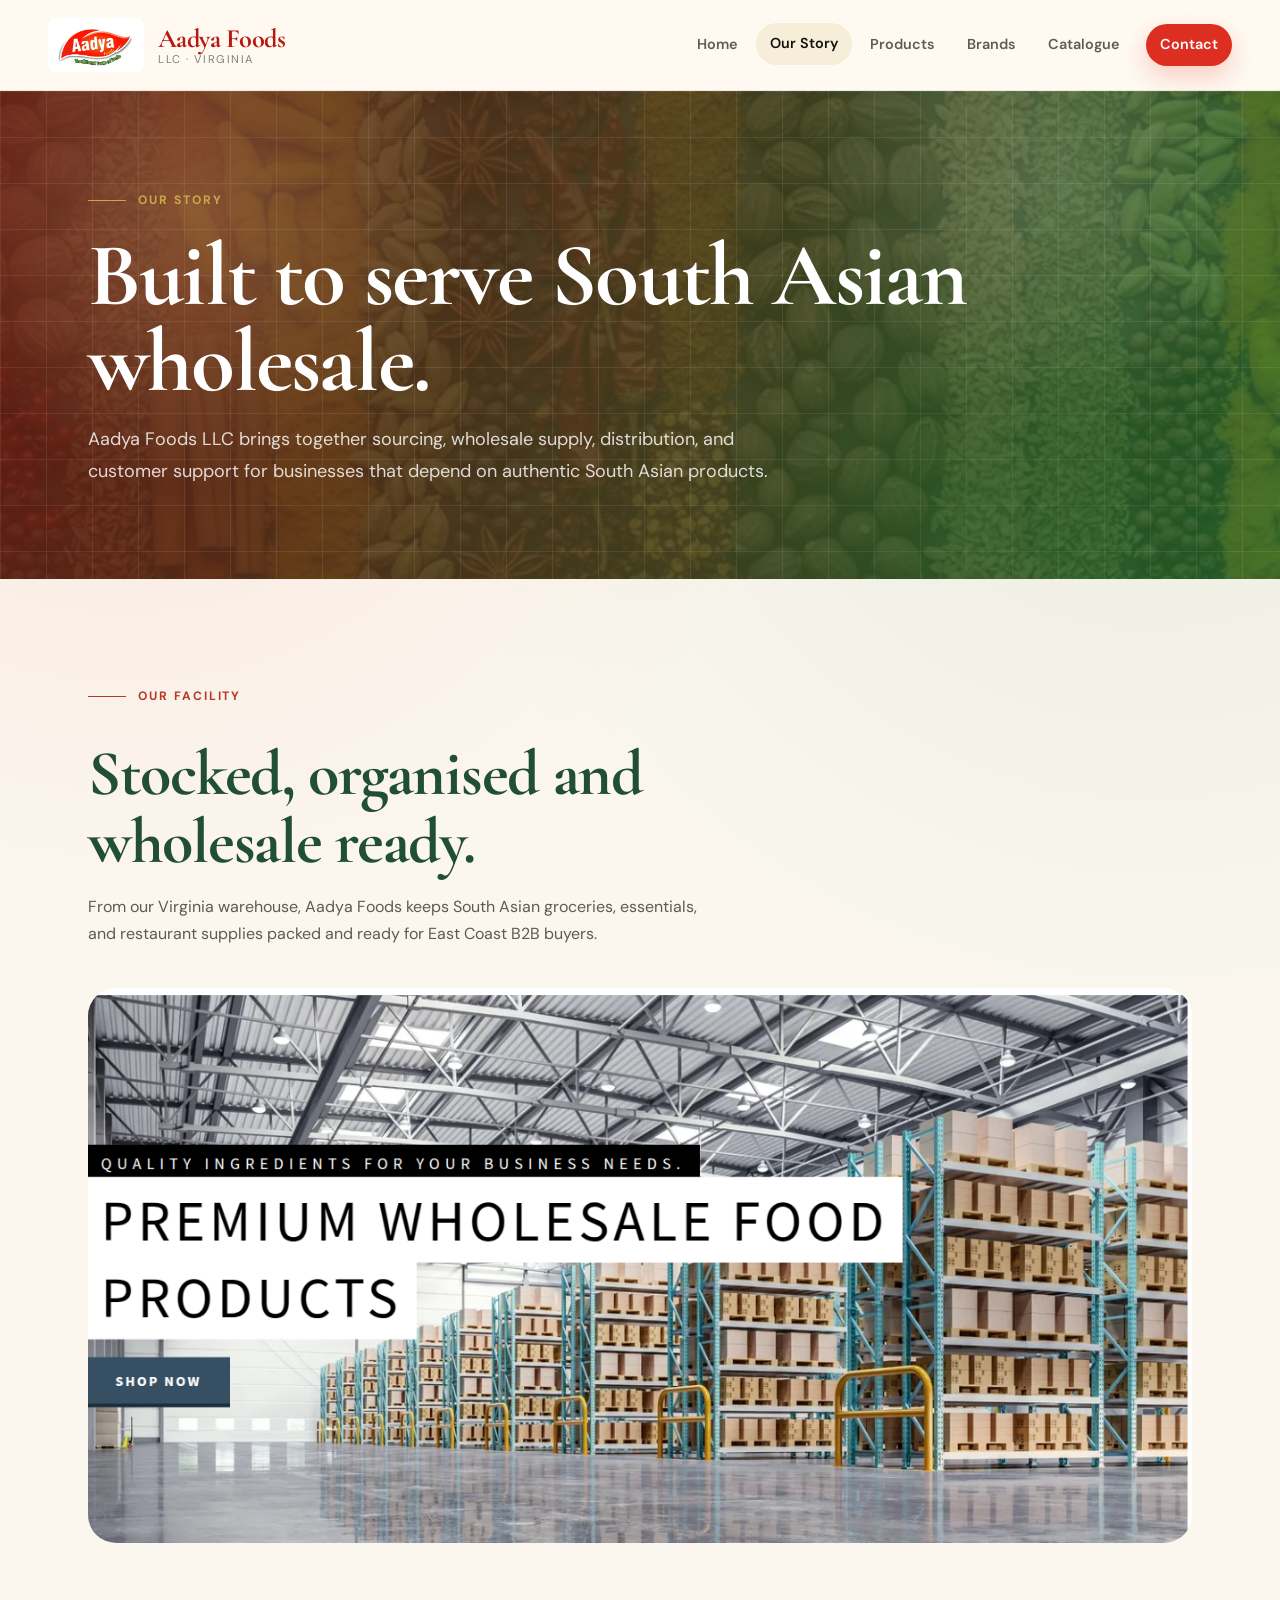
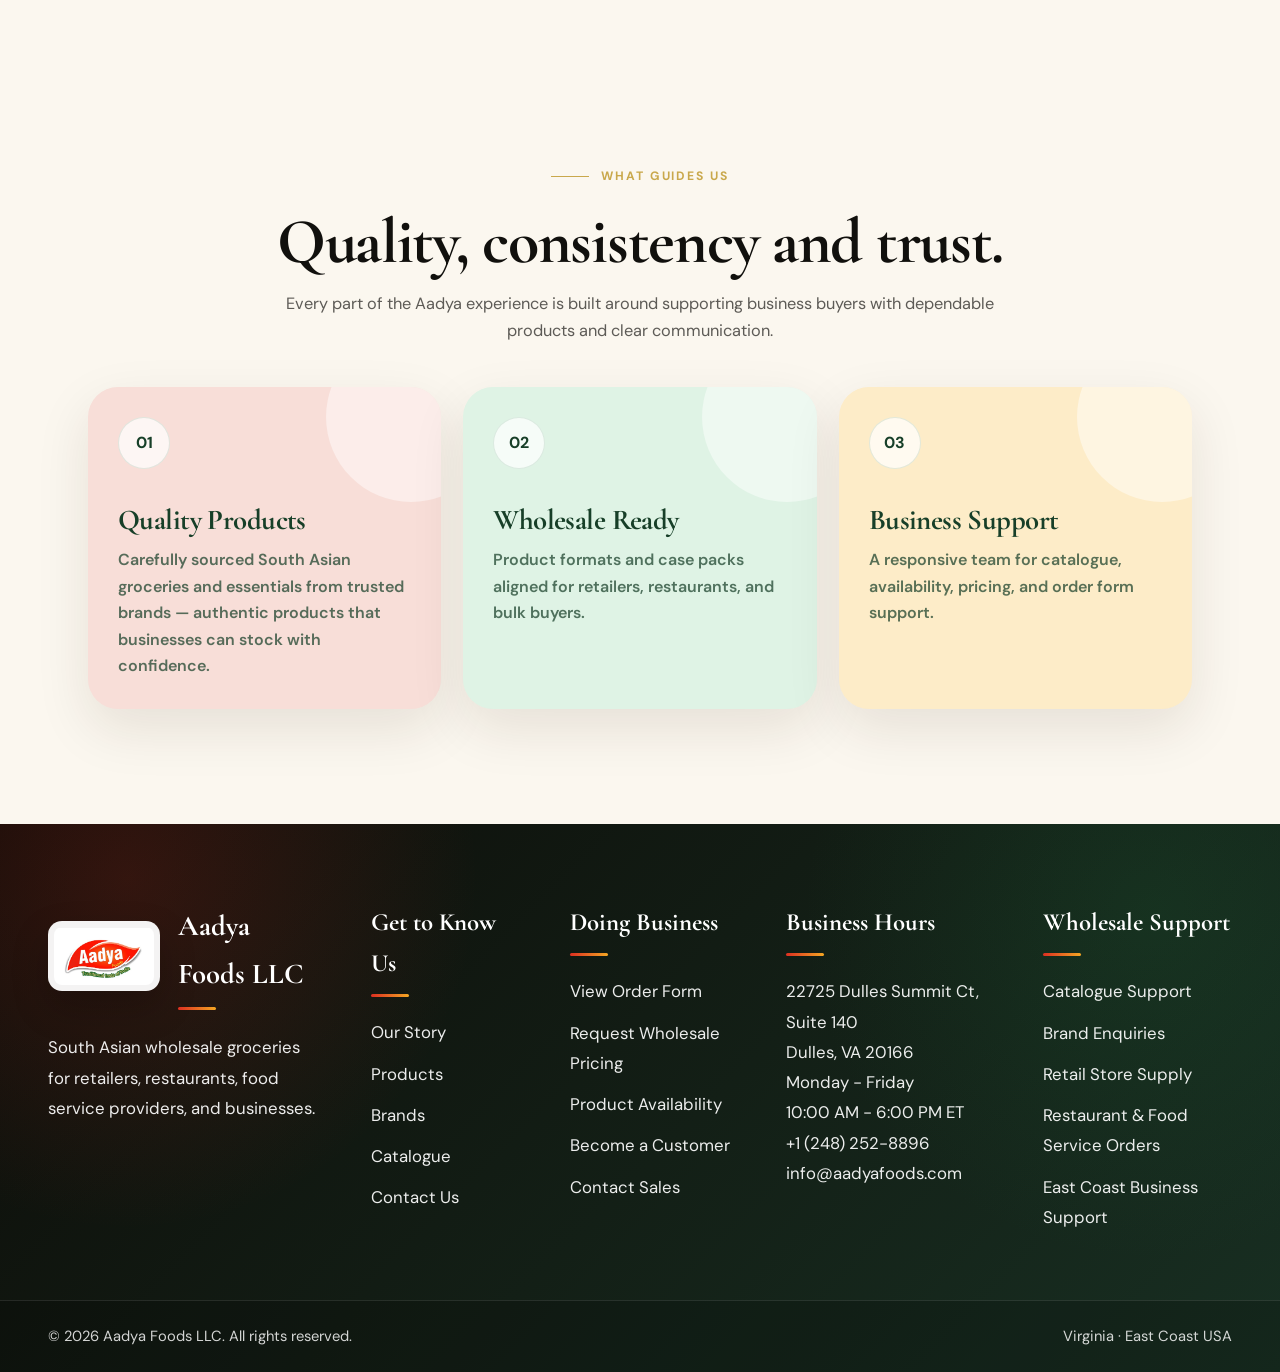
<file: our-story.html>
<!DOCTYPE html>
<html lang="en">
<head>
  <meta charset="UTF-8" />
  <meta name="viewport" content="width=device-width, initial-scale=1" />
  <title>Our Story | Aadya Foods LLC</title>
  <meta name="description" content="Learn about Aadya Foods LLC, a Virginia-based South Asian wholesale food importer, wholesaler, and distributor." />
  <link rel="preconnect" href="https://fonts.googleapis.com" />
  <link rel="preconnect" href="https://fonts.gstatic.com" crossorigin />
  <link href="https://fonts.googleapis.com/css2?family=Cormorant+Garamond:ital,wght@0,500;0,600;0,700;1,500;1,600&family=DM+Sans:wght@300;400;500;600;700;800&family=DM+Serif+Display&display=swap" rel="stylesheet" />
  <link rel="stylesheet" href="styles.css" />
</head>
<body class="story-page">
  <div class="page-loader" id="pageLoader"><div class="loader-card"><img src="Aadya_logo.jpeg" alt="Aadya Foods logo" /><div class="loader-bar"><span></span></div></div></div>
  <div class="site-shell">
    <header class="navbar" id="navbar"><div class="nav-inner"><a class="brand brand-wide" href="index.html"><img src="Aadya_logo.jpeg" alt="Aadya Foods" /><span class="brand-text"><span class="brand-title">Aadya Foods</span><span class="brand-sub">LLC · Virginia</span></span></a><button class="menu-btn" id="menuBtn" aria-label="Open menu"><span></span><span></span></button><nav class="nav-links" id="navLinks"><button class="nav-close" id="navClose" aria-label="Close menu">×</button><a data-nav href="index.html">Home</a><a data-nav href="our-story.html">Our Story</a><a data-nav href="products.html">Products</a><a data-nav href="brands.html">Brands</a><a data-nav href="catalogue.html">Catalogue</a><a data-nav href="contact.html" class="nav-cta">Contact</a></nav></div></header>

    <main class="main">
      <section class="page-hero" style="--page-img: url('assets/images/spices.jpg')">
        <div class="wrap reveal">
          <span class="eyebrow">Our story</span>
          <h1>Built to serve South Asian wholesale.</h1>
          <p>Aadya Foods LLC brings together sourcing, wholesale supply, distribution, and customer support for businesses that depend on authentic South Asian products.</p>
        </div>
      </section>


      <section class="story-warehouse-section reveal">
        <div class="wrap">
          <div class="story-warehouse-header">
            <span class="eyebrow">Our facility</span>
            <h2>Stocked, organised and wholesale ready.</h2>
            <p>From our Virginia warehouse, Aadya Foods keeps South Asian groceries, essentials, and restaurant supplies packed and ready for East Coast B2B buyers.</p>
          </div>
          <div class="story-warehouse-frame">
            <img src="Aadya.png" alt="Aadya Foods warehouse and storage facility" />
          </div>
        </div>
      </section>

      <section class="section">
        <div class="wrap">
          <div class="section-head center reveal"><span class="eyebrow">What guides us</span><h2 class="section-title">Quality, consistency and trust.</h2><p class="section-text">Every part of the Aadya experience is built around supporting business buyers with dependable products and clear communication.</p></div>
          <div class="story-values-grid">
            <article class="story-value-card red reveal"><strong>01</strong><h3>Quality Products</h3><p>Carefully sourced South Asian groceries and essentials from trusted brands — authentic products that businesses can stock with confidence.</p></article>
            <article class="story-value-card green reveal delay-1"><strong>02</strong><h3>Wholesale Ready</h3><p>Product formats and case packs aligned for retailers, restaurants, and bulk buyers.</p></article>
            <article class="story-value-card gold reveal delay-2"><strong>03</strong><h3>Business Support</h3><p>A responsive team for catalogue, availability, pricing, and order form support.</p></article>
          </div>
        </div>
      </section>
    </main>

    <footer class="footer"><div class="footer-top"><div class="wrap footer-grid"><div><div class="footer-brand"><img src="Aadya_logo.jpeg" alt="Aadya Foods" /><h4>Aadya Foods LLC</h4></div><p>South Asian wholesale groceries for retailers, restaurants, food service providers, and businesses.</p></div><div><h4>Get to Know Us</h4><ul><li><a href="our-story.html">Our Story</a></li><li><a href="products.html">Products</a></li><li><a href="brands.html">Brands</a></li><li><a href="catalogue.html">Catalogue</a></li><li><a href="contact.html">Contact Us</a></li></ul></div><div><h4>Doing Business</h4><ul><li><a href="catalogue.html">View Order Form</a></li><li><a href="contact.html">Request Wholesale Pricing</a></li><li><a href="contact.html">Product Availability</a></li><li><a href="contact.html">Become a Customer</a></li><li><a href="contact.html">Contact Sales</a></li></ul></div><div><h4>Business Hours</h4><p>22725 Dulles Summit Ct, Suite 140<br />Dulles, VA 20166</p><p>Monday - Friday<br />10:00 AM - 6:00 PM ET</p><p><a href="tel:+12482528896">+1 (248) 252-8896</a><br /><a href="mailto:info@aadyafoods.com">info@aadyafoods.com</a></p></div><div><h4>Wholesale Support</h4><ul><li>Catalogue Support</li><li>Brand Enquiries</li><li>Retail Store Supply</li><li>Restaurant & Food Service Orders</li><li>East Coast Business Support</li></ul></div></div></div><div class="footer-bottom"><div class="wrap"><p>© 2026 Aadya Foods LLC. All rights reserved.</p><p>Virginia · East Coast USA</p></div></div></footer>
  </div>
  <button class="btt" id="backToTop" aria-label="Back to top">↑</button>
  <script src="script.js"></script>
</body>
</html>
</file>
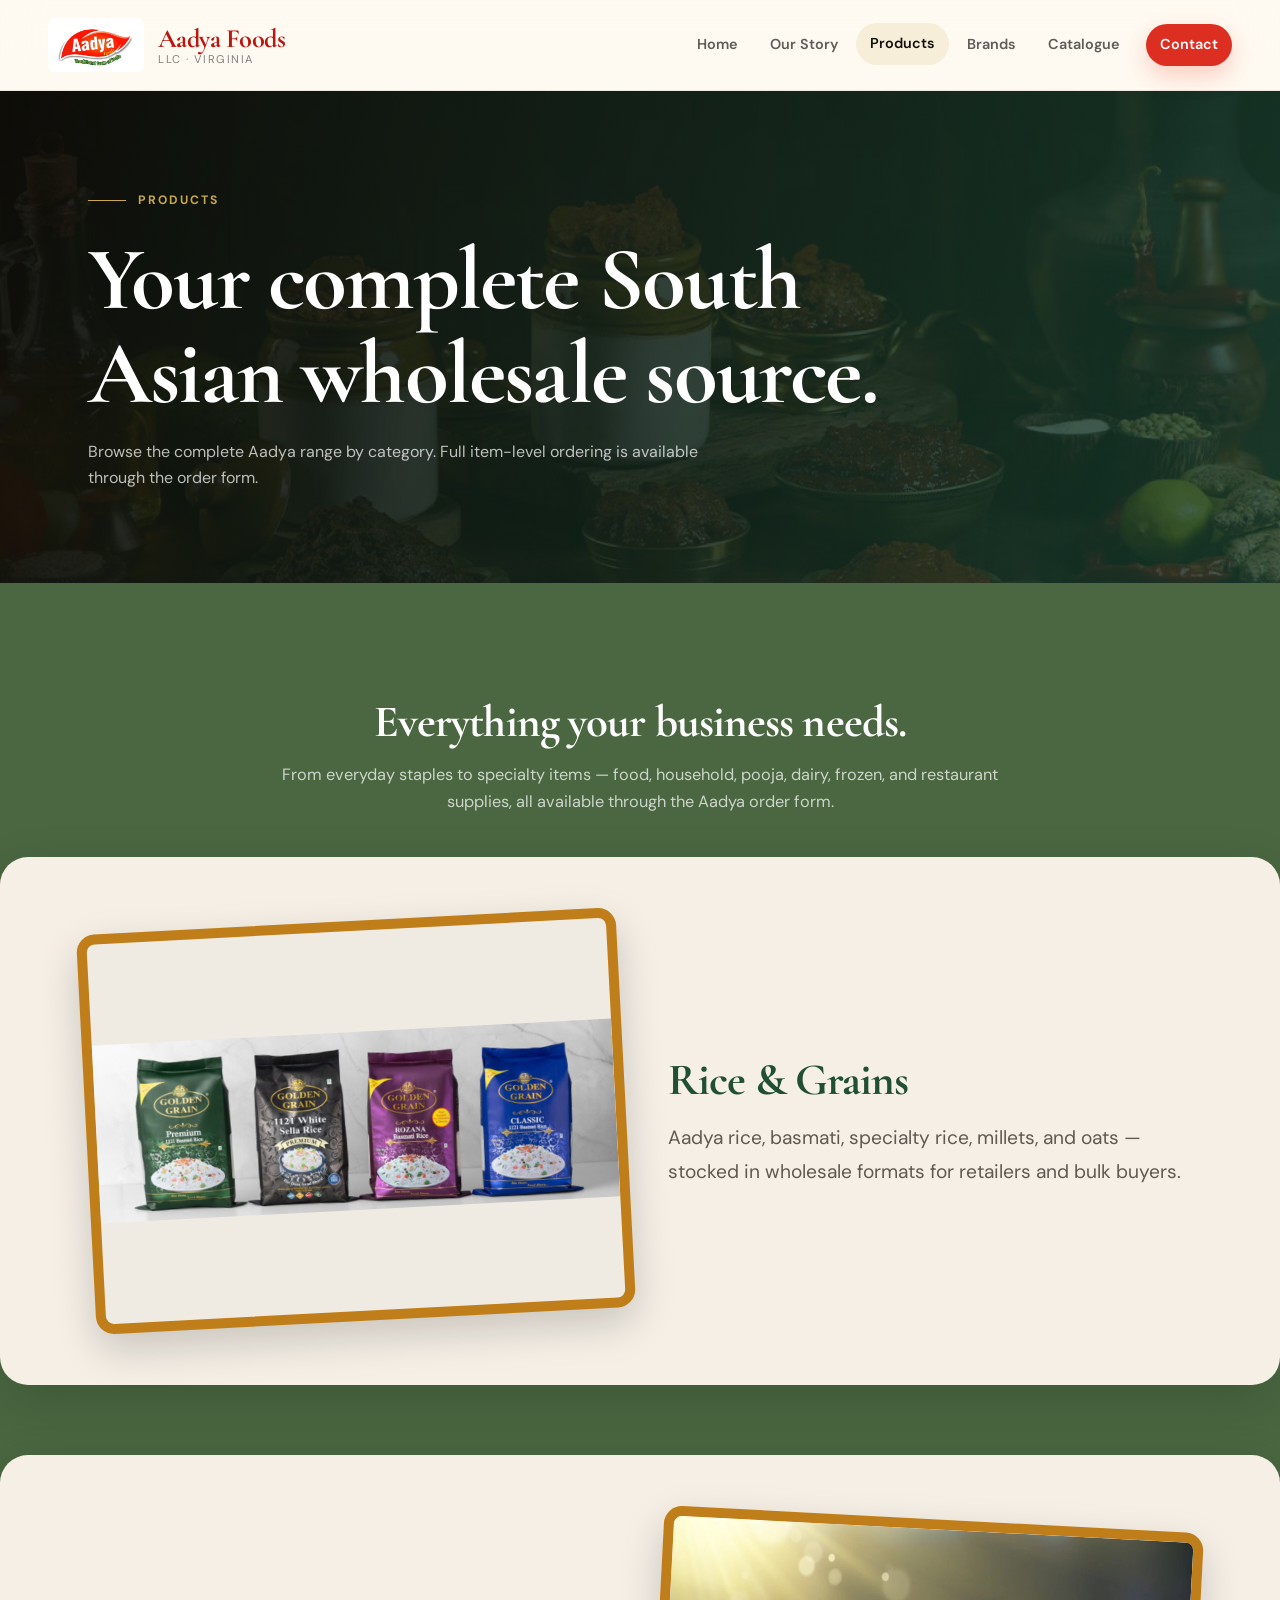
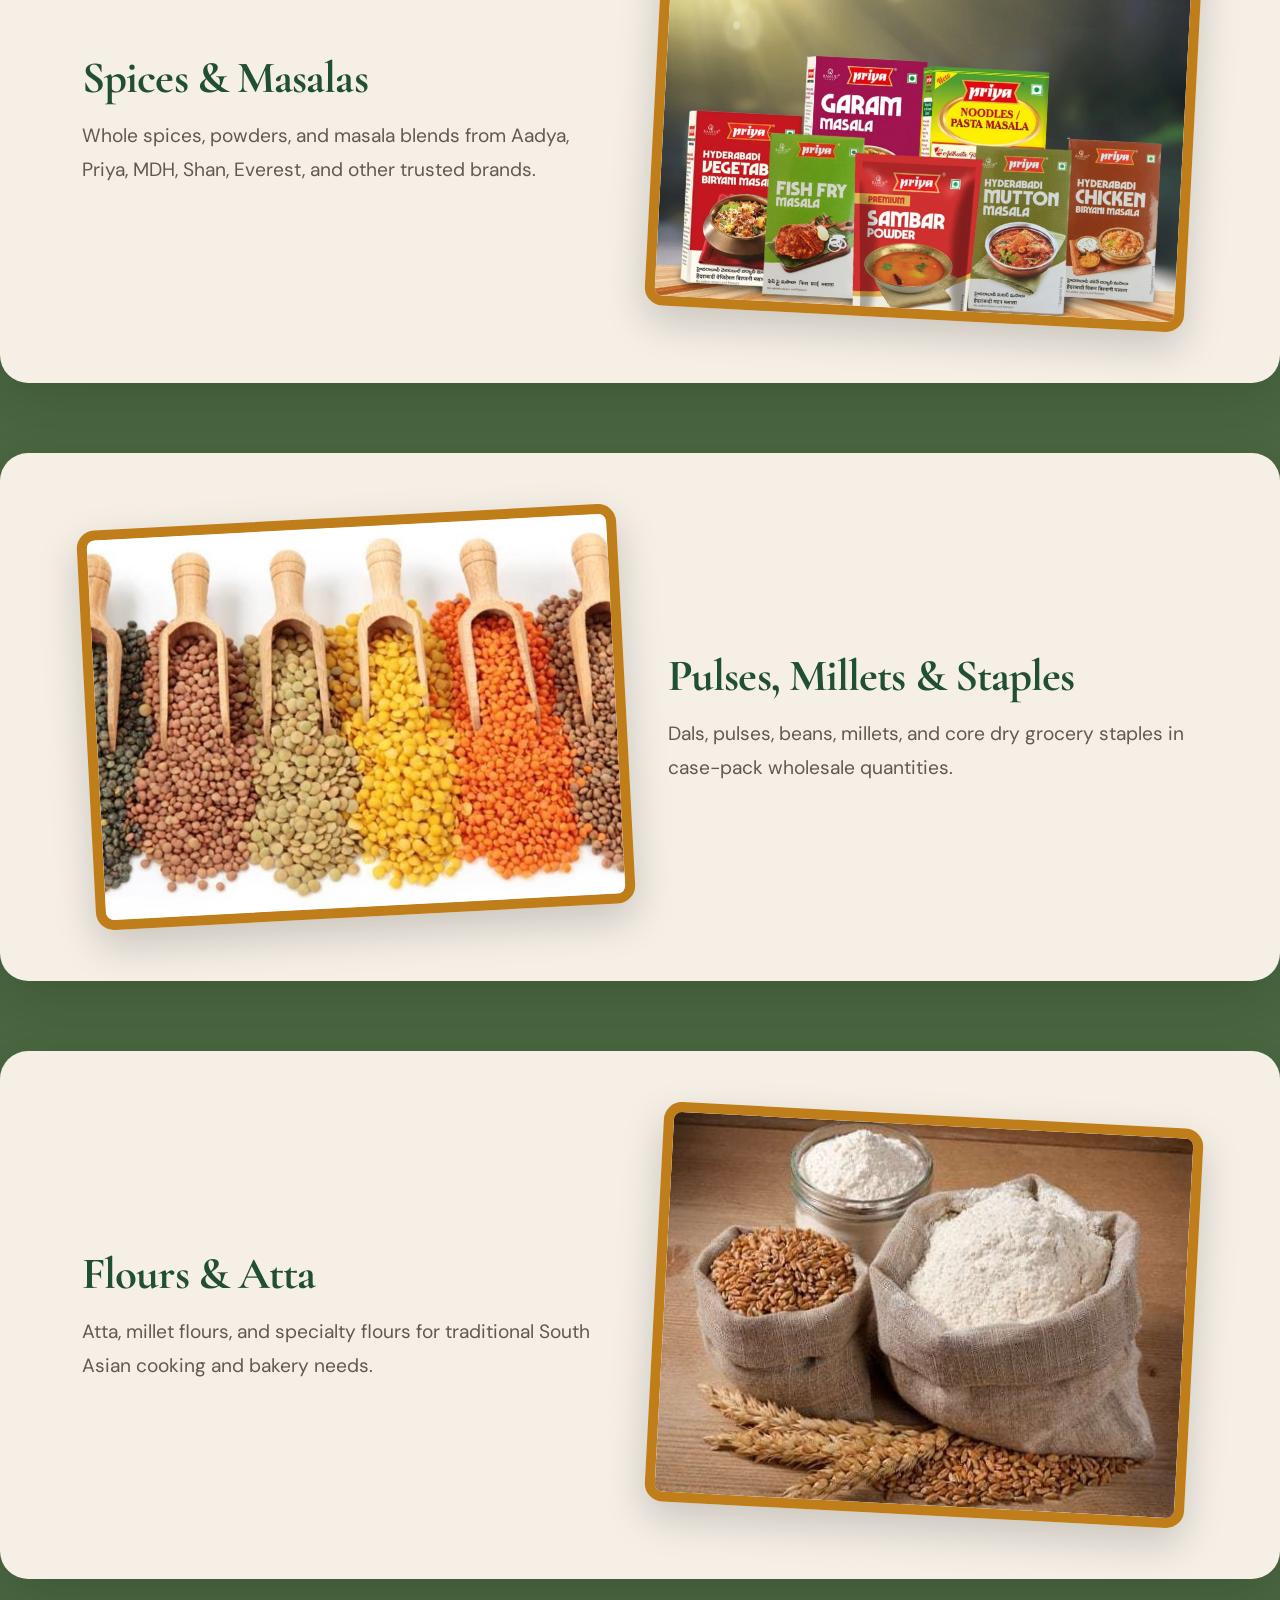
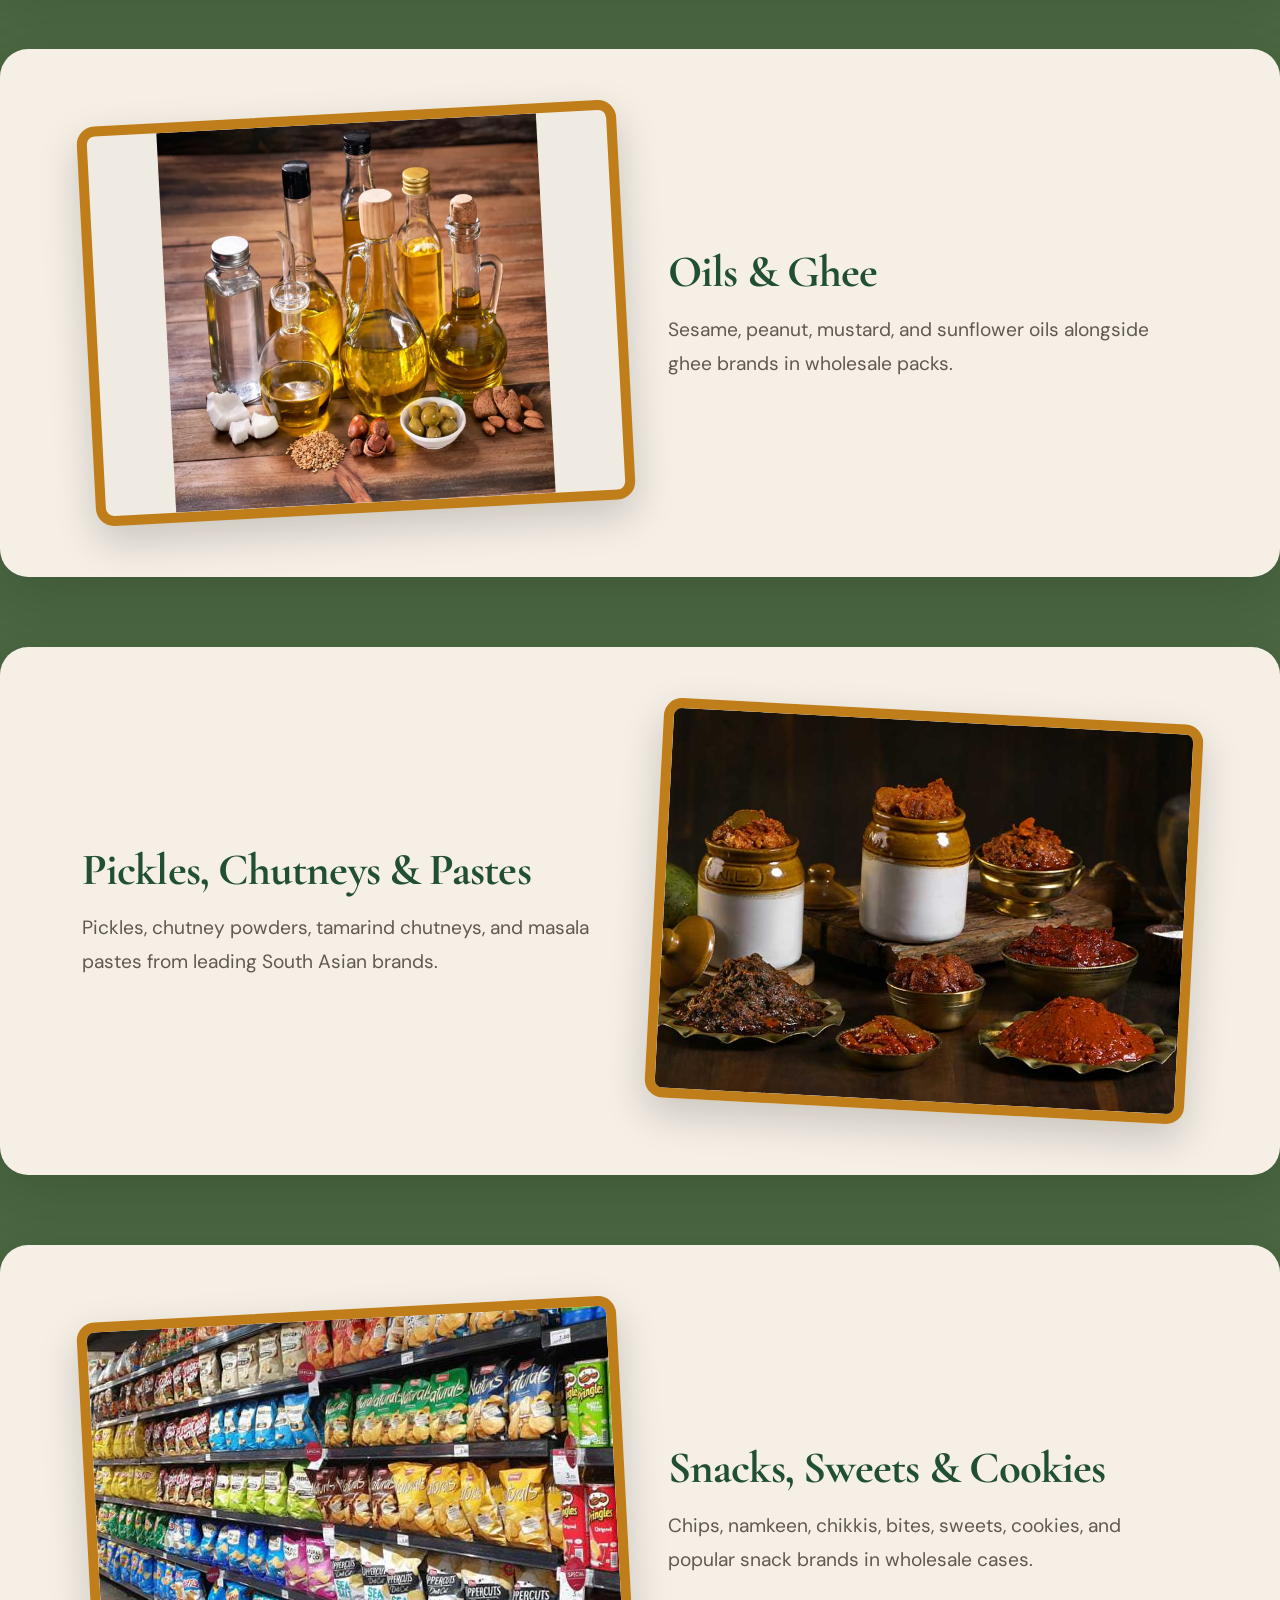
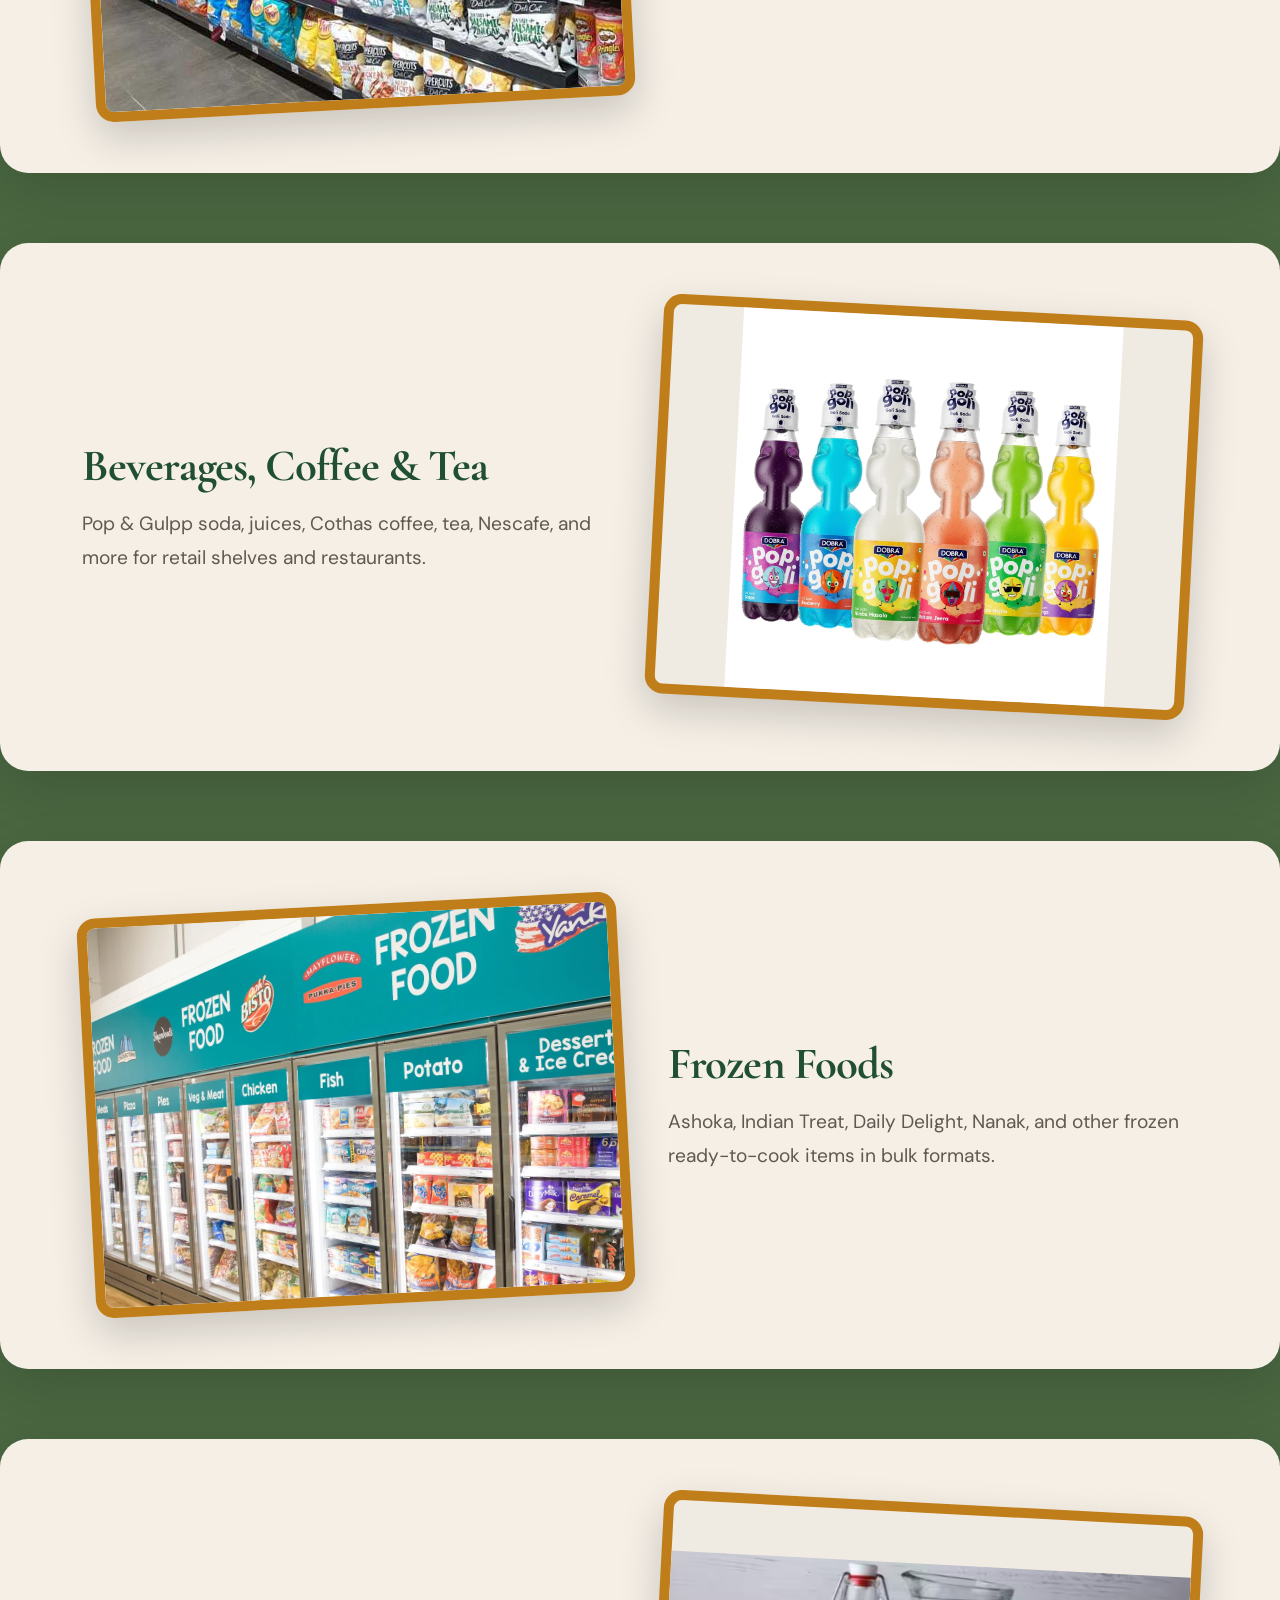
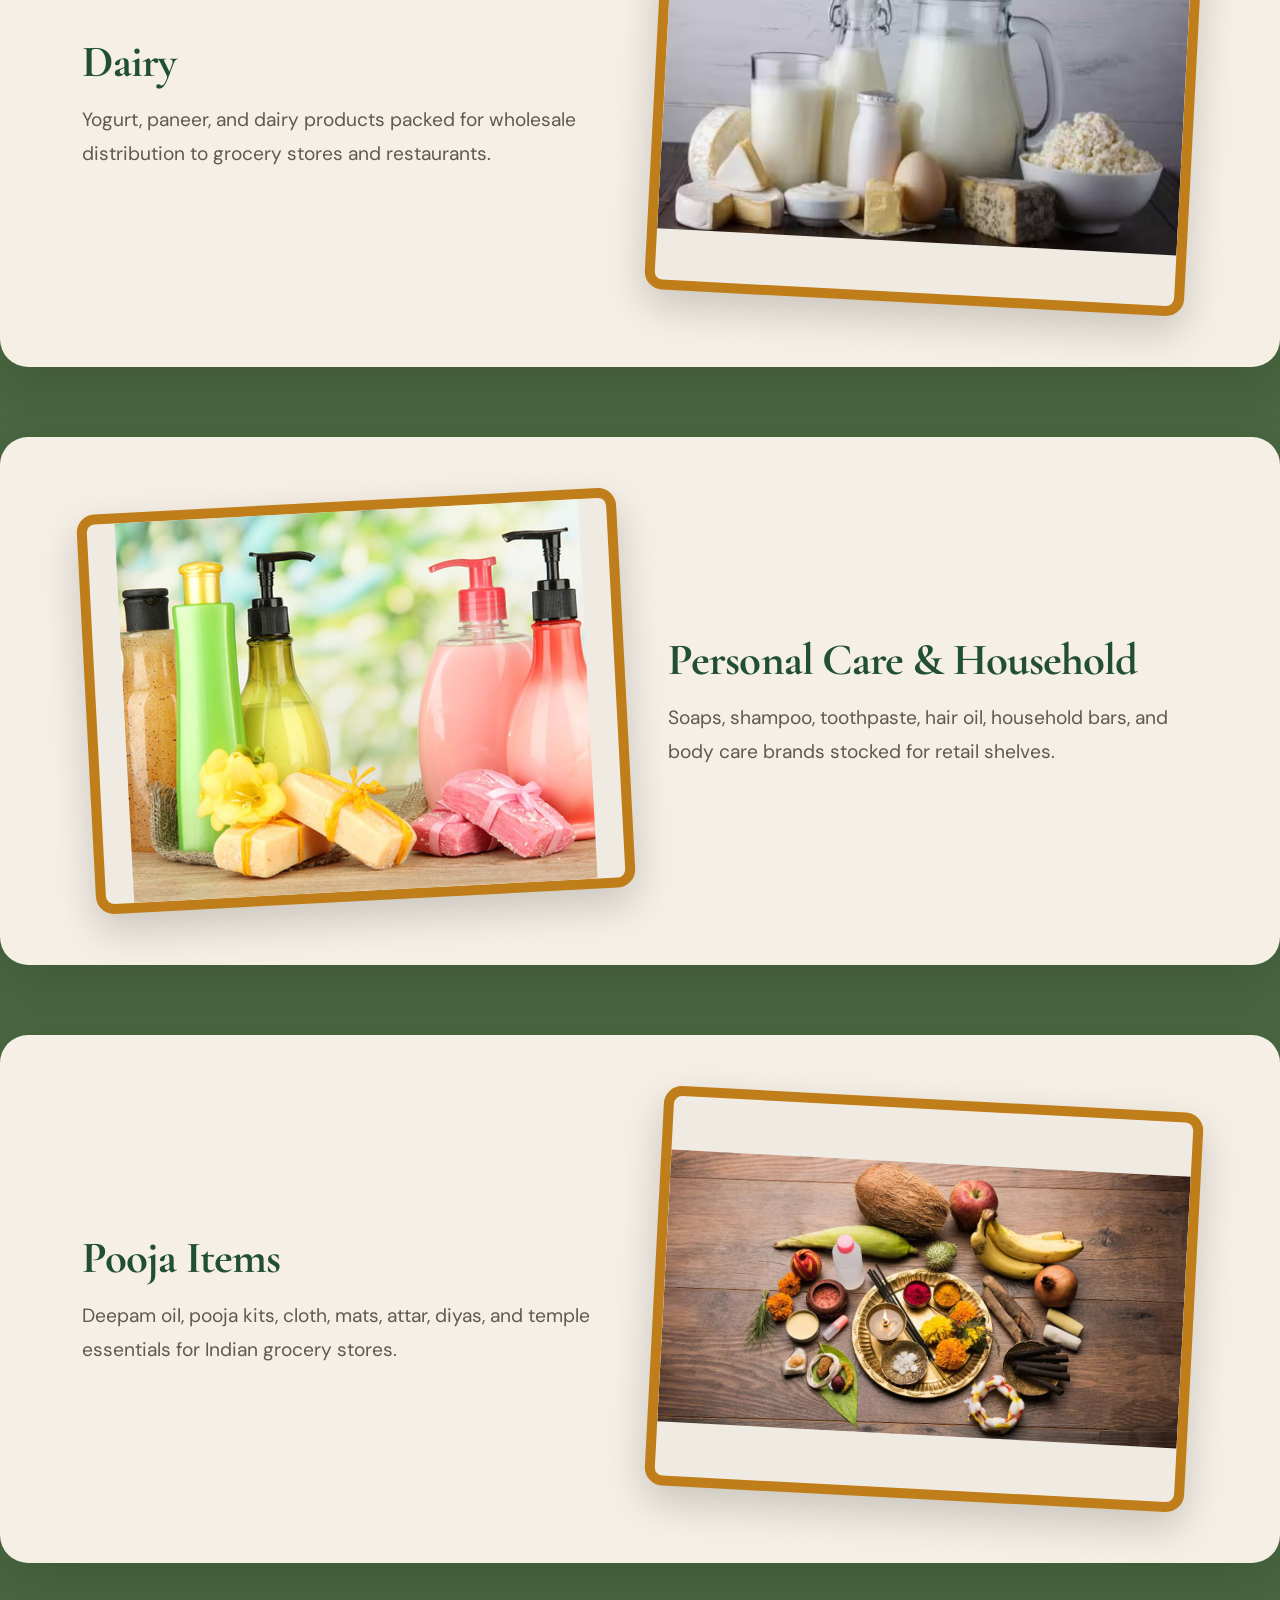
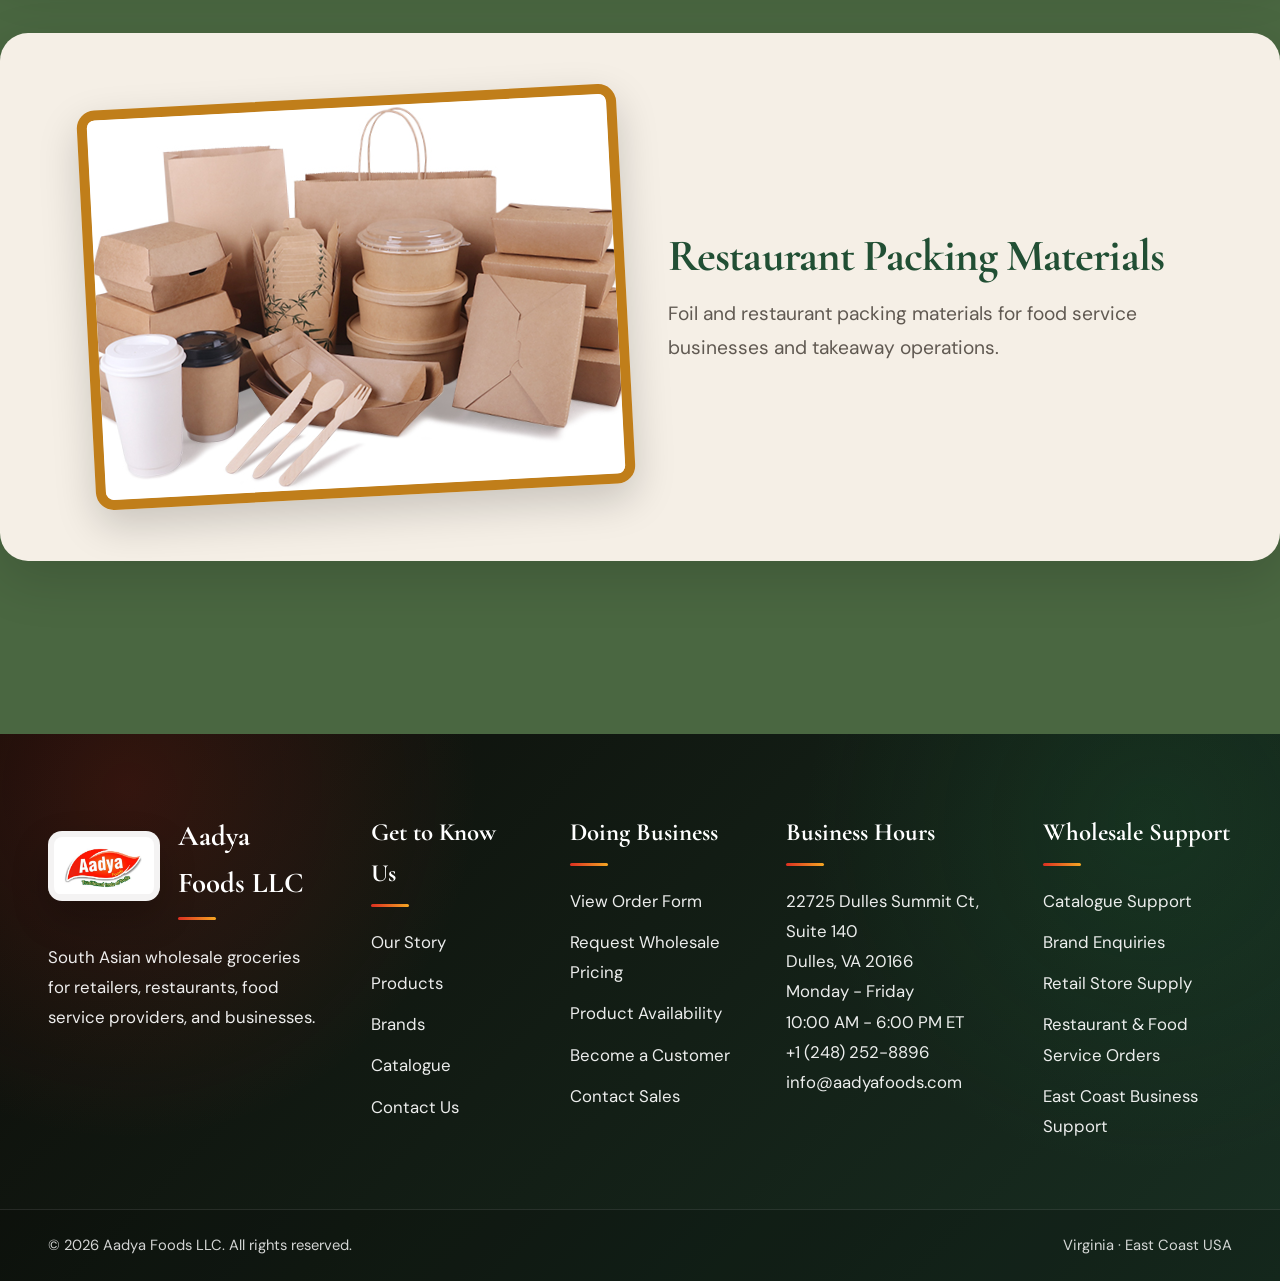
<file: products.html>
<!DOCTYPE html>
<html lang="en">
<head>
  <meta charset="UTF-8" />
  <meta name="viewport" content="width=device-width, initial-scale=1" />
  <title>Products | Aadya Foods LLC</title>
  <meta name="description" content="Explore Aadya Foods wholesale product categories including rice, spices, staples, snacks, frozen foods, dairy, personal care, pooja items, and restaurant supplies." />
  <link rel="preconnect" href="https://fonts.googleapis.com" />
  <link rel="preconnect" href="https://fonts.gstatic.com" crossorigin />
  <link href="https://fonts.googleapis.com/css2?family=Cormorant+Garamond:ital,wght@0,500;0,600;0,700;1,500;1,600&family=DM+Sans:wght@300;400;500;600;700;800&family=DM+Serif+Display&display=swap" rel="stylesheet" />
  <link rel="stylesheet" href="styles.css" />
</head>
<body class="products-page">
  <div class="page-loader" id="pageLoader"><div class="loader-card"><img src="Aadya_logo.jpeg" alt="Aadya Foods logo" /><div class="loader-bar"><span></span></div></div></div>
  <div class="site-shell">
    <header class="navbar" id="navbar"><div class="nav-inner"><a class="brand brand-wide" href="index.html"><img src="Aadya_logo.jpeg" alt="Aadya Foods" /><span class="brand-text"><span class="brand-title">Aadya Foods</span><span class="brand-sub">LLC · Virginia</span></span></a><button class="menu-btn" id="menuBtn" aria-label="Open menu"><span></span><span></span></button><nav class="nav-links" id="navLinks"><button class="nav-close" id="navClose" aria-label="Close menu">×</button><a data-nav href="index.html">Home</a><a data-nav href="our-story.html">Our Story</a><a data-nav href="products.html">Products</a><a data-nav href="brands.html">Brands</a><a data-nav href="catalogue.html">Catalogue</a><a data-nav href="contact.html" class="nav-cta">Contact</a></nav></div></header>

    <main class="main">
      <section class="page-hero" style="--page-img: url('assets/images/pickles.jpg')">
        <div class="wrap reveal"><span class="eyebrow">Products</span><h1>Your complete South Asian wholesale source.</h1><p>Browse the complete Aadya range by category. Full item-level ordering is available through the order form.</p></div>
      </section>

      <section class="section prod-segments-section">
        <div class="wrap">
          <div class="section-head center reveal">
            <h2 class="section-title">Everything your business needs.</h2>
            <p class="section-text">From everyday staples to specialty items — food, household, pooja, dairy, frozen, and restaurant supplies, all available through the Aadya order form.</p>
          </div>
        </div>

        <div class="prod-segment reveal">
          <div class="prod-segment-img">
            <img src="assets/images/rice.jpg" alt="Rice and grains" style="object-fit: contain; background: #f0ebe2;" />
          </div>
          <div class="prod-segment-body">
            <h2>Rice & Grains</h2>
            <p>Aadya rice, basmati, specialty rice, millets, and oats — stocked in wholesale formats for retailers and bulk buyers.</p>
          </div>
        </div>

        <div class="prod-segment prod-segment-flip reveal">
          <div class="prod-segment-img">
            <img src="assets/images/Masalas.webp" alt="Spices and masalas" />
          </div>
          <div class="prod-segment-body">
            <h2>Spices & Masalas</h2>
            <p>Whole spices, powders, and masala blends from Aadya, Priya, MDH, Shan, Everest, and other trusted brands.</p>
          </div>
        </div>

        <div class="prod-segment reveal">
          <div class="prod-segment-img">
            <img src="assets/images/pulses.jpeg" alt="Pulses and staples" />
          </div>
          <div class="prod-segment-body">
            <h2>Pulses, Millets & Staples</h2>
            <p>Dals, pulses, beans, millets, and core dry grocery staples in case-pack wholesale quantities.</p>
          </div>
        </div>

        <div class="prod-segment prod-segment-flip reveal">
          <div class="prod-segment-img">
            <img src="assets/images/flours.jpg" alt="Flours and atta" />
          </div>
          <div class="prod-segment-body">
            <h2>Flours & Atta</h2>
            <p>Atta, millet flours, and specialty flours for traditional South Asian cooking and bakery needs.</p>
          </div>
        </div>

        <div class="prod-segment reveal">
          <div class="prod-segment-img">
            <img src="assets/images/oils_and_ghee.webp" alt="Oils and ghee" style="object-fit: contain; background: #f0ebe2;" />
          </div>
          <div class="prod-segment-body">
            <h2>Oils & Ghee</h2>
            <p>Sesame, peanut, mustard, and sunflower oils alongside ghee brands in wholesale packs.</p>
          </div>
        </div>

        <div class="prod-segment prod-segment-flip reveal">
          <div class="prod-segment-img">
            <img src="assets/images/pickles.jpg" alt="Pickles chutneys and pastes" />
          </div>
          <div class="prod-segment-body">
            <h2>Pickles, Chutneys & Pastes</h2>
            <p>Pickles, chutney powders, tamarind chutneys, and masala pastes from leading South Asian brands.</p>
          </div>
        </div>

        <div class="prod-segment reveal">
          <div class="prod-segment-img">
            <img src="assets/images/snacks.jpg" alt="Snacks sweets and cookies" />
          </div>
          <div class="prod-segment-body">
            <h2>Snacks, Sweets & Cookies</h2>
            <p>Chips, namkeen, chikkis, bites, sweets, cookies, and popular snack brands in wholesale cases.</p>
          </div>
        </div>

        <div class="prod-segment prod-segment-flip reveal">
          <div class="prod-segment-img">
            <img src="assets/images/goli_soda.jpg" alt="Beverages coffee and tea" style="object-fit: contain; background: #f0ebe2;" />
          </div>
          <div class="prod-segment-body">
            <h2>Beverages, Coffee & Tea</h2>
            <p>Pop & Gulpp soda, juices, Cothas coffee, tea, Nescafe, and more for retail shelves and restaurants.</p>
          </div>
        </div>

        <div class="prod-segment reveal">
          <div class="prod-segment-img">
            <img src="assets/images/frozen_foods.webp" alt="Frozen foods" />
          </div>
          <div class="prod-segment-body">
            <h2>Frozen Foods</h2>
            <p>Ashoka, Indian Treat, Daily Delight, Nanak, and other frozen ready-to-cook items in bulk formats.</p>
          </div>
        </div>

        <div class="prod-segment prod-segment-flip reveal">
          <div class="prod-segment-img">
            <img src="assets/images/Dairy.avif" alt="Dairy products" style="object-fit: contain; background: #f0ebe2;" />
          </div>
          <div class="prod-segment-body">
            <h2>Dairy</h2>
            <p>Yogurt, paneer, and dairy products packed for wholesale distribution to grocery stores and restaurants.</p>
          </div>
        </div>

        <div class="prod-segment reveal">
          <div class="prod-segment-img">
            <img src="assets/images/personalcare_and_bodycare.jpg" alt="Personal care and household" style="object-fit: contain; background: #f0ebe2;" />
          </div>
          <div class="prod-segment-body">
            <h2>Personal Care & Household</h2>
            <p>Soaps, shampoo, toothpaste, hair oil, household bars, and body care brands stocked for retail shelves.</p>
          </div>
        </div>

        <div class="prod-segment prod-segment-flip reveal">
          <div class="prod-segment-img">
            <img src="assets/images/pooja_items.webp" alt="Pooja items" style="object-fit: contain; background: #f0ebe2;" />
          </div>
          <div class="prod-segment-body">
            <h2>Pooja Items</h2>
            <p>Deepam oil, pooja kits, cloth, mats, attar, diyas, and temple essentials for Indian grocery stores.</p>
          </div>
        </div>

        <div class="prod-segment reveal">
          <div class="prod-segment-img">
            <img src="assets/images/packing_material.jpg" alt="Restaurant packing materials" />
          </div>
          <div class="prod-segment-body">
            <h2>Restaurant Packing Materials</h2>
            <p>Foil and restaurant packing materials for food service businesses and takeaway operations.</p>
          </div>
        </div>

      </section>
    </main>

    <footer class="footer"><div class="footer-top"><div class="wrap footer-grid"><div><div class="footer-brand"><img src="Aadya_logo.jpeg" alt="Aadya Foods" /><h4>Aadya Foods LLC</h4></div><p>South Asian wholesale groceries for retailers, restaurants, food service providers, and businesses.</p></div><div><h4>Get to Know Us</h4><ul><li><a href="our-story.html">Our Story</a></li><li><a href="products.html">Products</a></li><li><a href="brands.html">Brands</a></li><li><a href="catalogue.html">Catalogue</a></li><li><a href="contact.html">Contact Us</a></li></ul></div><div><h4>Doing Business</h4><ul><li><a href="catalogue.html">View Order Form</a></li><li><a href="contact.html">Request Wholesale Pricing</a></li><li><a href="contact.html">Product Availability</a></li><li><a href="contact.html">Become a Customer</a></li><li><a href="contact.html">Contact Sales</a></li></ul></div><div><h4>Business Hours</h4><p>22725 Dulles Summit Ct, Suite 140<br />Dulles, VA 20166</p><p>Monday - Friday<br />10:00 AM - 6:00 PM ET</p><p><a href="tel:+12482528896">+1 (248) 252-8896</a><br /><a href="mailto:info@aadyafoods.com">info@aadyafoods.com</a></p></div><div><h4>Wholesale Support</h4><ul><li>Catalogue Support</li><li>Brand Enquiries</li><li>Retail Store Supply</li><li>Restaurant & Food Service Orders</li><li>East Coast Business Support</li></ul></div></div></div><div class="footer-bottom"><div class="wrap"><p>© 2026 Aadya Foods LLC. All rights reserved.</p><p>Virginia · East Coast USA</p></div></div></footer>
  </div>
  <button class="btt" id="backToTop" aria-label="Back to top">↑</button>
  <script src="script.js"></script>
</body>
</html>
</file>
<file: styles.css>
*, *::before, *::after { box-sizing: border-box; margin: 0; padding: 0; }

:root {
  --ink: #11100d;
  --ink-soft: rgba(17, 16, 13, .68);
  --muted: rgba(17, 16, 13, .52);
  --gold: #c9a84c;
  --gold-dark: #9d7e2f;
  --gold-soft: #f6eed8;
  --cream: #fbf7ef;
  --cream-2: #f1e8d8;
  --green: #183f2f;
  --green-2: #0f2b20;
  --white: #fff;
  --border: rgba(17, 16, 13, .1);
  --shadow: 0 22px 70px rgba(33, 25, 12, .12);
  --shadow-soft: 0 12px 34px rgba(33, 25, 12, .08);
  --radius: 24px;
  --radius-lg: 34px;
  --max: 1200px;
  --gutter: clamp(20px, 4vw, 48px);
  --serif: 'Cormorant Garamond', 'DM Serif Display', Georgia, serif;
  --body: 'DM Sans', system-ui, -apple-system, BlinkMacSystemFont, sans-serif;
  --aadya-red: #dc2f21;
  --aadya-red-dark: #9f2419;
  --aadya-green: #1f6b3a;
  --aadya-cream: #fff3df;
  --aadya-mango: #f5a623;
  --aadya-teal: #0f8a83;
  --aadya-plum: #7c3aed;
}

html { scroll-behavior: smooth; }
body {
  font-family: var(--body);
  color: var(--ink);
  background: var(--cream);
  line-height: 1.65;
  overflow-x: hidden;
  -webkit-font-smoothing: antialiased;
}
a { color: inherit; text-decoration: none; }
img { max-width: 100%; display: block; }
button, input, textarea, select { font: inherit; }

.page-loader {
  position: fixed;
  inset: 0;
  z-index: 9999;
  display: grid;
  place-items: center;
  background:
    radial-gradient(circle at 30% 25%, rgba(201, 168, 76, .18), transparent 34%),
    linear-gradient(135deg, #0e0d09, #173626);
  transition: opacity .55s ease, visibility .55s ease;
}
.page-loader.done { opacity: 0; visibility: hidden; pointer-events: none; }
.loader-card { display: grid; justify-items: center; gap: 24px; }
.loader-card img {
  width: 126px;
  height: 126px;
  object-fit: contain;
  border-radius: 26px;
  background: rgba(255,255,255,.08);
  padding: 14px;
  animation: loaderFloat 1.4s ease-in-out infinite alternate;
}
.loader-bar { width: 160px; height: 3px; border-radius: 99px; background: rgba(255,255,255,.16); overflow: hidden; }
.loader-bar span { display: block; height: 100%; width: 0; background: var(--gold); animation: loaderFill 1.2s ease forwards; }
@keyframes loaderFloat { to { transform: translateY(-8px) scale(1.03); } }
@keyframes loaderFill { to { width: 100%; } }

.site-shell { min-height: 100vh; display: flex; flex-direction: column; }
.main { flex: 1; }
.wrap { width: min(100%, var(--max)); margin: 0 auto; padding: 0 var(--gutter); }

.navbar {
  position: sticky;
  top: 0;
  z-index: 1000;
  background: rgba(251, 247, 239, .88);
  border-bottom: 1px solid rgba(17, 16, 13, .07);
  backdrop-filter: blur(18px);
  -webkit-backdrop-filter: blur(18px);
}
.navbar.scrolled { box-shadow: 0 8px 30px rgba(17, 16, 13, .08); }
.nav-inner {
  width: min(100%, 1400px);
  margin: 0 auto;
  padding: 16px var(--gutter);
  display: flex;
  align-items: center;
  gap: 28px;
}
.brand { display: flex; align-items: center; gap: 14px; flex-shrink: 0; }
.brand img { width: 58px; height: 58px; object-fit: contain; }
.brand-text { display: flex; flex-direction: column; line-height: 1.08; }
.brand-title { font-family: var(--serif); font-size: 1.65rem; font-weight: 700; letter-spacing: -.02em; color: var(--aadya-red-dark); }
.brand-sub { font-size: .7rem; letter-spacing: .14em; text-transform: uppercase; color: var(--muted); }
.nav-links { margin-left: auto; display: flex; align-items: center; gap: 4px; }
.nav-links a {
  padding: 9px 14px;
  border-radius: 999px;
  color: var(--ink-soft);
  font-size: .9rem;
  font-weight: 600;
  transition: color .25s ease, background .25s ease, transform .25s ease;
}
.nav-links a:hover,
.nav-links a.active { color: var(--ink); background: var(--gold-soft); transform: translateY(-1px); }
.nav-links a.nav-cta:hover,
.nav-links a.nav-cta.active { background: var(--aadya-red) !important; color: var(--white) !important; transform: translateY(-1px); }
.nav-cta {
  margin-left: 8px;
  background: var(--aadya-red) !important;
  color: var(--white) !important;
  box-shadow: 0 10px 24px rgba(233,39,25,.22);
}
.menu-btn, .nav-close {
  display: none;
  border: 0;
  background: transparent;
  color: var(--ink);
  cursor: pointer;
}
.menu-btn { margin-left: auto; width: 42px; height: 42px; border-radius: 14px; background: var(--gold-soft); }
.menu-btn span { display: block; width: 20px; height: 2px; background: currentColor; margin: 5px auto; border-radius: 999px; }

.hero {
  position: relative;
  min-height: calc(100svh - 84px);
  display: grid;
  align-items: center;
  overflow: hidden;
  color: var(--white);
  background:
    linear-gradient(105deg, rgba(13, 12, 8, .93), rgba(18, 50, 36, .78), rgba(13, 12, 8, .35)),
    url("assets/images/rice.webp") center/cover;
}
.hero::before {
  content: "";
  position: absolute;
  inset: 0;
  background:
    radial-gradient(circle at 12% 22%, rgba(201,168,76,.28), transparent 22%),
    radial-gradient(circle at 76% 66%, rgba(255,255,255,.1), transparent 28%);
  pointer-events: none;
}
.hero::after {
  content: "";
  position: absolute;
  inset: auto 0 0;
  height: 170px;
  background: linear-gradient(to top, var(--cream), transparent);
}
.hero-grid {
  position: relative;
  z-index: 2;
  width: min(100%, 1280px);
  margin: 0 auto;
  padding: 92px var(--gutter) 120px;
  display: grid;
  grid-template-columns: minmax(0, 1fr) 360px;
  align-items: center;
  gap: 72px;
}
.eyebrow {
  display: inline-flex;
  align-items: center;
  gap: 12px;
  margin-bottom: 22px;
  color: var(--gold);
  font-size: .76rem;
  font-weight: 700;
  letter-spacing: .16em;
  text-transform: uppercase;
}
.eyebrow::before { content: ""; width: 38px; height: 1px; background: currentColor; }
h1, h2, h3 { font-family: var(--serif); line-height: 1.05; letter-spacing: -.02em; }
.hero h1 { max-width: 780px; font-size: clamp(3.8rem, 8vw, 7.4rem); font-weight: 700; }
.hero h1 em { color: var(--gold); font-style: italic; display: block; }
.hero-copy { max-width: 610px; margin-top: 24px; color: rgba(255,255,255,.72); font-size: 1.08rem; }
.hero-actions { display: flex; gap: 14px; flex-wrap: wrap; margin-top: 34px; }
.btn {
  display: inline-flex;
  align-items: center;
  justify-content: center;
  gap: 10px;
  min-height: 48px;
  padding: 13px 24px;
  border-radius: 999px;
  border: 1px solid transparent;
  font-weight: 700;
  transition: transform .25s ease, box-shadow .25s ease, background .25s ease;
}
.btn:hover { transform: translateY(-2px); }
.btn-primary { background: var(--gold); color: var(--ink); box-shadow: 0 16px 36px rgba(201,168,76,.34); }
.btn-dark { background: var(--green); color: var(--white); }
.btn-ghost { border-color: rgba(255,255,255,.3); color: var(--white); background: rgba(255,255,255,.07); }
.btn-light { background: var(--white); color: var(--ink); border-color: var(--border); }

.hero-card {
  padding: 28px;
  border: 1px solid rgba(255,255,255,.16);
  border-radius: var(--radius-lg);
  background: rgba(255,255,255,.09);
  backdrop-filter: blur(18px);
  -webkit-backdrop-filter: blur(18px);
  box-shadow: 0 30px 70px rgba(0,0,0,.24);
  animation: floatCard 5s ease-in-out infinite;
}
.hero-card img { width: 118px; height: 118px; object-fit: contain; margin-bottom: 26px; filter: drop-shadow(0 10px 20px rgba(0,0,0,.2)); }
.stat-grid { display: grid; grid-template-columns: 1fr 1fr; gap: 12px; }
.stat { padding: 18px; border-radius: 18px; background: rgba(255,255,255,.1); }
.stat strong { display: block; color: var(--gold); font-size: 1.7rem; font-family: var(--serif); line-height: 1; }
.stat span { color: rgba(255,255,255,.65); font-size: .75rem; }
@keyframes floatCard { 0%,100% { transform: translateY(0); } 50% { transform: translateY(-14px); } }

.ticker { overflow: hidden; background: var(--gold); color: var(--ink); position: relative; }
.ticker-track {
  display: flex;
  gap: 34px;
  width: max-content;
  padding: 12px 0;
  animation: marquee 30s linear infinite;
}
.ticker-track span { font-size: .78rem; font-weight: 800; letter-spacing: .1em; text-transform: uppercase; white-space: nowrap; }
@keyframes marquee { to { transform: translateX(-50%); } }

.section { padding: clamp(74px, 9vw, 118px) 0; }
.section-alt { background: var(--white); }
.section-head { max-width: 760px; margin-bottom: 42px; }
.section-head.center { margin-left: auto; margin-right: auto; text-align: center; }
.section-head.center .eyebrow { justify-content: center; }
.section-title { font-size: clamp(2.5rem, 5vw, 4.8rem); font-weight: 700; }
.section-text { margin-top: 16px; color: var(--ink-soft); font-size: 1.02rem; }

.page-hero {
  position: relative;
  color: var(--white);
  background:
    linear-gradient(105deg, rgba(13, 12, 8, .94), rgba(24, 63, 47, .8)),
    var(--page-img, url("assets/images/spices.jpg")) center/cover;
}
.page-hero .wrap { padding-top: 92px; padding-bottom: 92px; }
.page-hero h1 { max-width: 820px; font-size: clamp(3.2rem, 7vw, 6.2rem); }
.page-hero p { max-width: 650px; color: rgba(255,255,255,.72); margin-top: 18px; }

.grid { display: grid; gap: 24px; }
.grid-2 { grid-template-columns: repeat(2, minmax(0, 1fr)); }
.grid-3 { grid-template-columns: repeat(3, minmax(0, 1fr)); }
.grid-4 { grid-template-columns: repeat(4, minmax(0, 1fr)); }

.card {
  position: relative;
  overflow: hidden;
  border: 1px solid var(--border);
  border-radius: var(--radius);
  background: rgba(255,255,255,.78);
  box-shadow: var(--shadow-soft);
  transition: transform .28s ease, box-shadow .28s ease, border-color .28s ease;
}
.card:hover { transform: translateY(-8px); box-shadow: var(--shadow); border-color: rgba(201,168,76,.42); }
.card-body { padding: 26px; }
.card h3 { font-size: 1.55rem; margin-bottom: 10px; }
.card p { color: var(--ink-soft); font-size: .95rem; }
.category-card img { width: 100%; height: 210px; object-fit: cover; transition: transform .6s ease; }
.category-card:hover img { transform: scale(1.08); }
.category-card .tag {
  display: inline-flex;
  margin-bottom: 12px;
  padding: 5px 11px;
  border-radius: 999px;
  background: var(--gold-soft);
  color: var(--gold-dark);
  font-size: .7rem;
  font-weight: 800;
  letter-spacing: .1em;
  text-transform: uppercase;
}

.story-panel {
  padding: 42px;
  border-radius: var(--radius-lg);
  background: linear-gradient(135deg, var(--white), var(--gold-soft));
  box-shadow: var(--shadow-soft);
  border: 1px solid rgba(201,168,76,.22);
}
.story-panel p { color: var(--ink-soft); margin-top: 14px; }
.pill-list { display: flex; flex-wrap: wrap; gap: 12px; margin-top: 24px; }
.pill { padding: 10px 16px; border-radius: 999px; background: var(--white); border: 1px solid var(--border); font-weight: 700; font-size: .88rem; }

.story-page {
  background:
    radial-gradient(circle at 10% 8%, rgba(233,39,25,.08), transparent 24%),
    radial-gradient(circle at 90% 10%, rgba(36,107,45,.08), transparent 26%),
    var(--cream);
}
.story-page .page-loader {
  background: linear-gradient(135deg, #fff8ec, #ffffff);
}
.story-page .loader-card img {
  width: 210px;
  height: auto;
  background: var(--white);
  box-shadow: var(--shadow-soft);
}
.story-page .loader-bar span { background: #e92719; }
.story-page .navbar,
.inner-page .navbar,
.products-page .navbar { background: rgba(255,250,242,.94); }
.story-page .brand-title,
.inner-page .brand-title,
.products-page .brand-title { color: #b81810; }
.products-page .page-hero {
  background:
    linear-gradient(105deg, rgba(13, 12, 8, .94), rgba(24, 63, 47, .8)),
    var(--page-img) center top/cover;
}
.story-page .page-hero {
  background:
    linear-gradient(105deg, rgba(102, 28, 18, .92), rgba(36, 107, 45, .82)),
    var(--page-img, url("assets/images/spices.jpg")) center/cover;
}
.story-page .page-hero::before {
  content: "";
  position: absolute;
  inset: 0;
  background:
    radial-gradient(circle at 15% 25%, rgba(255,221,150,.22), transparent 24%),
    radial-gradient(circle at 82% 18%, rgba(255,255,255,.14), transparent 22%),
    radial-gradient(circle at 76% 84%, rgba(36,107,45,.3), transparent 24%),
    linear-gradient(90deg, rgba(255,255,255,.08) 1px, transparent 1px),
    linear-gradient(rgba(255,255,255,.08) 1px, transparent 1px);
  background-size: auto, auto, auto, 46px 46px, 46px 46px;
  pointer-events: none;
}
.story-page .page-hero .wrap {
  position: relative;
  z-index: 1;
}
.story-page .page-hero h1 {
  max-width: 900px;
  font-size: clamp(3.4rem, 7vw, 6.7rem);
  line-height: .96;
}
.story-page .page-hero p {
  max-width: 720px;
  font-size: 1.13rem;
  line-height: 1.78;
  color: rgba(255,255,255,.82);
}
.story-pattern-section {
  position: relative;
  overflow: hidden;
  background:
    radial-gradient(circle at 8% 14%, rgba(196, 65, 37, .09), transparent 24%),
    radial-gradient(circle at 92% 20%, rgba(212, 151, 47, .13), transparent 24%),
    radial-gradient(circle at 84% 82%, rgba(36,107,45,.1), transparent 26%),
    linear-gradient(90deg, rgba(102, 28, 18, .04) 1px, transparent 1px),
    linear-gradient(rgba(36,107,45,.04) 1px, transparent 1px),
    #fff7ed;
  background-size: auto, auto, auto, 52px 52px, 52px 52px, auto;
}
.story-pattern-section::before,
.story-pattern-section::after {
  content: "";
  position: absolute;
  border-radius: 999px;
  pointer-events: none;
}
.story-pattern-section::before {
  width: 260px;
  height: 260px;
  left: -90px;
  bottom: -80px;
  background: rgba(196, 65, 37, .08);
}
.story-pattern-section::after {
  width: 220px;
  height: 220px;
  right: -70px;
  top: 50px;
  background: rgba(36,107,45,.08);
}
.story-pattern-section .wrap {
  position: relative;
  z-index: 1;
}
.story-pattern-section .story-panel {
  background:
    linear-gradient(145deg, rgba(255,255,255,.98), rgba(255,246,232,.94));
  border-color: rgba(196, 65, 37, .12);
  box-shadow: 0 28px 70px rgba(48, 27, 7, .12);
}
.story-pattern-section .story-panel:nth-child(2) {
  border-color: rgba(36,107,45,.14);
}
.story-pattern-section .story-panel .eyebrow {
  color: #b73b25;
}
.story-pattern-section .story-panel h2 {
  color: #214f34;
  font-size: clamp(2.4rem, 4.4vw, 4rem);
  line-height: 1;
}
.story-pattern-section .story-panel p {
  color: rgba(33, 26, 18, .66);
  font-size: 1.02rem;
  line-height: 1.85;
}
.story-pattern-section .pill {
  background: #fff;
  color: #214f34;
  border-color: rgba(36,107,45,.16);
}
.story-pattern-section .story-panel:hover {
  transform: translateY(-6px);
  box-shadow: 0 34px 90px rgba(48, 27, 7, .16);
}
.story-color-section {
  background:
    radial-gradient(circle at 8% 18%, rgba(233,39,25,.13), transparent 28%),
    radial-gradient(circle at 92% 86%, rgba(36,107,45,.14), transparent 30%),
    linear-gradient(180deg, #fff8ec, #ffffff);
}
.story-visual-grid {
  display: grid;
  grid-template-columns: minmax(0, 1.05fr) minmax(0, .95fr);
  align-items: center;
  gap: clamp(28px, 5vw, 64px);
}
.story-visual-card {
  position: relative;
  overflow: hidden;
  border-radius: 38px;
  padding: 18px;
  background: var(--white);
  border: 1px solid rgba(233,39,25,.12);
  box-shadow: 0 34px 90px rgba(48, 27, 7, .16);
}
.story-visual-card::before {
  content: "";
  position: absolute;
  inset: 18px;
  z-index: 1;
  border-radius: 28px;
  box-shadow: inset 0 0 0 1px rgba(255,255,255,.45);
  pointer-events: none;
}
.story-visual-card img {
  width: 100%;
  min-height: 430px;
  object-fit: cover;
  border-radius: 28px;
  transition: transform .9s ease, filter .9s ease;
}
.story-visual-card:hover img {
  transform: scale(1.04);
  filter: saturate(1.1) contrast(1.04);
}
.story-float {
  position: absolute;
  z-index: 2;
  padding: 11px 15px;
  border-radius: 999px;
  color: var(--white);
  font-size: .72rem;
  font-weight: 900;
  letter-spacing: .08em;
  text-transform: uppercase;
  box-shadow: 0 16px 34px rgba(0,0,0,.2);
  animation: badgeFloat 3.8s ease-in-out infinite;
}
.float-red { top: 38px; left: 36px; background: #e92719; }
.float-green { right: 34px; top: 46%; background: #246b2d; animation-delay: .5s; }
.float-gold { left: 48px; bottom: 42px; background: #f59e0b; animation-delay: 1s; }
.story-color-copy {
  padding: clamp(30px, 4vw, 52px);
  border-radius: 38px;
  background:
    linear-gradient(145deg, rgba(255,255,255,.95), rgba(255,248,236,.95));
  border: 1px solid rgba(36,107,45,.12);
  box-shadow: var(--shadow-soft);
}
.story-color-copy .section-title {
  color: #246b2d;
}
.story-color-copy p {
  margin-top: 16px;
  color: var(--ink-soft);
}
.story-color-pills {
  display: flex;
  flex-wrap: wrap;
  gap: 11px;
  margin-top: 24px;
}
.story-color-pills span {
  padding: 10px 15px;
  border-radius: 999px;
  color: #b81810;
  background: rgba(233,39,25,.08);
  border: 1px solid rgba(233,39,25,.12);
  font-weight: 800;
  font-size: .86rem;
}
.story-warehouse-section {
  padding: clamp(60px, 8vw, 100px) 0;
}
.story-warehouse-header {
  margin-bottom: 40px;
}
.story-warehouse-header .eyebrow {
  color: #b73b25;
}
.story-warehouse-header h2 {
  font-family: var(--serif);
  font-size: clamp(2.4rem, 5vw, 4.2rem);
  line-height: 1.05;
  color: #214f34;
  max-width: 680px;
  margin: 12px 0 18px;
}
.story-warehouse-header p {
  font-size: 1rem;
  line-height: 1.72;
  color: var(--ink-soft);
  max-width: 640px;
}
.story-warehouse-frame {
  position: relative;
  border-radius: 28px;
  overflow: hidden;
  max-height: 560px;
}
.story-warehouse-frame img {
  width: 100%;
  max-height: 560px;
  object-fit: cover;
  display: block;
}
.story-warehouse-stats {
  display: flex;
  gap: 36px;
  margin-top: 28px;
  padding-top: 22px;
  border-top: 1.5px solid rgba(46,125,70,.15);
}
.story-warehouse-stats div {
  display: flex;
  flex-direction: column;
  gap: 3px;
}
.story-warehouse-stats strong {
  font-family: "Times New Roman", Times, serif;
  font-size: 1.8rem;
  font-weight: 700;
  color: #4aaa72;
  line-height: 1;
}
.story-warehouse-stats span {
  font-size: .68rem;
  font-weight: 700;
  letter-spacing: .07em;
  text-transform: uppercase;
  color: var(--muted);
}
.story-values-grid {
  display: grid;
  grid-template-columns: repeat(3, minmax(0, 1fr));
  gap: 22px;
}
.story-value-card {
  position: relative;
  overflow: hidden;
  min-height: 285px;
  padding: 30px;
  border-radius: 30px;
  color: #173f28;
  box-shadow: 0 20px 54px rgba(48, 27, 7, .10);
  transition: transform .3s ease, box-shadow .3s ease;
}
.story-value-card:hover {
  transform: translateY(-8px);
  box-shadow: 0 36px 90px rgba(48, 27, 7, .14);
}
.story-value-card::after {
  content: "";
  position: absolute;
  width: 170px;
  height: 170px;
  right: -55px;
  top: -55px;
  border-radius: 999px;
  background: rgba(255,255,255,.45);
}
.story-value-card strong {
  display: inline-grid;
  place-items: center;
  width: 52px;
  height: 52px;
  border-radius: 50%;
  background: rgba(255,255,255,.72);
  border: 1px solid rgba(31,107,58,.12);
  margin-bottom: 36px;
  color: #173f28;
}
.story-value-card h3 {
  position: relative;
  z-index: 1;
  font-size: 1.8rem;
  margin-bottom: 12px;
  color: #173f28;
}
.story-value-card p {
  position: relative;
  z-index: 1;
  color: rgba(23,63,40,.72);
  font-weight: 600;
}
.story-value-card.red  { background: #f8ded8; }
.story-value-card.green { background: #dff3e5; }
.story-value-card.gold  { background: #fdecc8; }

.brand-marquee { overflow: hidden; padding: 28px 0; background: var(--white); border-block: 1px solid var(--border); }
.brand-track { display: flex; align-items: flex-start; width: max-content; gap: 20px; animation: marquee 42s linear infinite; }
.brand-chip {
  width: 170px;
  height: 92px;
  display: grid;
  place-items: center;
  border-radius: 22px;
  background: var(--cream);
  border: 1px solid var(--border);
  box-shadow: var(--shadow-soft);
}
.brand-chip img { max-width: 120px; max-height: 58px; object-fit: contain; }

/* Marquee-specific chip */
.marquee-item {
  display: flex;
  flex-direction: column;
  align-items: center;
  gap: 8px;
  flex-shrink: 0;
}
.marquee-chip {
  width: 160px;
  height: 92px;
  padding: 14px;
  display: grid;
  place-items: center;
  flex-shrink: 0;
}
.marquee-chip img {
  width: 110px;
  height: 52px;
  object-fit: contain;
}
.marquee-chip .brand-name { display: none; }
.marquee-item .brand-name {
  font-size: .68rem;
  font-weight: 700;
  letter-spacing: .05em;
  text-transform: uppercase;
  color: #000;
  text-align: center;
  box-shadow: var(--shadow-soft);
}
/* ---- Brands page ---- */
.brands-section {
  position: relative !important;
  overflow: hidden !important;
}
.brands-pattern-bg {
  position: absolute;
  inset: 0;
  background-image: url("data:image/svg+xml,%3Csvg xmlns='http://www.w3.org/2000/svg' width='70' height='70' viewBox='0 0 70 70'%3E%3Cg fill='none' stroke='%234aaa72' stroke-width='1'%3E%3Cpath d='M35 5 Q50 20 65 35 Q50 50 35 65 Q20 50 5 35 Q20 20 35 5Z'/%3E%3Cpath d='M35 18 Q44 27 52 35 Q44 43 35 52 Q26 43 18 35 Q26 27 35 18Z'/%3E%3Ccircle cx='35' cy='35' r='7'/%3E%3Ccircle cx='35' cy='0' r='4'/%3E%3Ccircle cx='35' cy='70' r='4'/%3E%3Ccircle cx='0' cy='35' r='4'/%3E%3Ccircle cx='70' cy='35' r='4'/%3E%3C/g%3E%3C/svg%3E");
  background-size: 70px 70px;
  opacity: 0.2;
  pointer-events: none;
  z-index: 0;
}
.brands-section .wrap { position: relative; z-index: 1; width: min(100%, 1500px); }
.brand-grid { display: grid; grid-template-columns: repeat(5, minmax(0,1fr)); gap: 28px; }
.brand-item {
  display: flex;
  flex-direction: column;
  align-items: center;
  gap: 10px;
  animation: brandPop .5s ease both;
}
.brand-item:nth-child(2)  { animation-delay: .05s; }
.brand-item:nth-child(3)  { animation-delay: .10s; }
.brand-item:nth-child(4)  { animation-delay: .15s; }
.brand-item:nth-child(5)  { animation-delay: .20s; }
.brand-item:nth-child(6)  { animation-delay: .25s; }
.brand-item:nth-child(7)  { animation-delay: .30s; }
.brand-item:nth-child(8)  { animation-delay: .35s; }
.brand-item:nth-child(9)  { animation-delay: .40s; }
.brand-item:nth-child(10) { animation-delay: .45s; }
.brand-item:nth-child(11) { animation-delay: .50s; }
.brand-item:nth-child(12) { animation-delay: .55s; }
@keyframes brandPop {
  from { opacity: 0; transform: translateY(22px) scale(.92); }
  to   { opacity: 1; transform: translateY(0)    scale(1); }
}
.brand-item {
  display: flex;
  flex-direction: column;
  align-items: center;
  gap: 10px;
}
.brand-grid .brand-chip {
  width: 100%;
  height: 160px;
  padding: 24px;
  display: grid;
  place-items: center;
  overflow: hidden;
  background: #fdf8f0;
  border: 1.5px solid rgba(180,140,80,.18);
  box-shadow: 0 4px 18px rgba(180,140,80,.10);
  transition: transform .3s ease, box-shadow .3s ease, border-color .3s ease;
}
.brand-grid .brand-chip img {
  max-width: 180px;
  max-height: 100px;
  object-fit: contain;
  transition: transform .35s ease;
}
.brand-grid .brand-chip:hover {
  transform: translateY(-8px);
  box-shadow: 0 18px 42px rgba(46,125,70,.18);
  border-color: rgba(46,125,70,.32);
}
.brand-grid .brand-chip:hover img { transform: scale(1.08); }
.brand-name {
  font-size: .82rem;
  font-weight: 800;
  letter-spacing: .06em;
  text-transform: uppercase;
  color: var(--ink);
  text-align: center;
}

/* ---- Products page segments (OM Produce style) ---- */
.prod-segments-section {
  background: #4a6741;
  padding-bottom: clamp(60px, 8vw, 110px);
}
.prod-segments-section .section-head { color: #fff; }
.prod-segments-section .section-title { color: #fff; font-size: clamp(2rem, 3.5vw, 3.4rem); white-space: nowrap; }
.prod-segments-section .section-text { color: rgba(255,255,255,.72); }
.prod-segments-section .eyebrow { color: #f5c96a; }
.prod-segments-section .wrap { max-width: 1600px; }

.prod-segment {
  display: grid;
  grid-template-columns: 1fr 1fr;
  align-items: center;
  gap: 0;
  background: #f5efe6;
  border-radius: 28px;
  overflow: visible;
  margin: 0 auto 70px;
  max-width: 1540px;
  position: relative;
  box-shadow: 0 18px 54px rgba(0,0,0,.14);
  padding: 64px 72px;
}
.prod-segment-flip {
  direction: rtl;
}
.prod-segment-flip > * {
  direction: ltr;
}
.prod-segment-img {
  display: flex;
  align-items: center;
  justify-content: center;
}
.prod-segment-img img {
  width: 95%;
  height: 400px;
  object-fit: cover;
  border-radius: 18px;
  border: 10px solid #c07e1a;
  transform: rotate(-3deg);
  transition: transform .4s ease, box-shadow .4s ease;
  box-shadow: 0 16px 40px rgba(0,0,0,.18);
  display: block;
}
.prod-segment-flip .prod-segment-img img {
  transform: rotate(3deg);
}
.prod-segment:hover .prod-segment-img img {
  transform: rotate(0deg) scale(1.03);
  box-shadow: 0 22px 54px rgba(0,0,0,.22);
}
.prod-segment-body {
  display: flex;
  flex-direction: column;
  justify-content: center;
  padding: 10px 10px 10px 28px;
}
.prod-segment-flip .prod-segment-body {
  padding: 10px 28px 10px 10px;
}
.prod-segment-body .eyebrow {
  color: #c07e1a;
  margin-bottom: 8px;
  font-size: 1rem;
  letter-spacing: .12em;
}
.prod-segment-body h2 {
  font-size: clamp(2rem, 3.5vw, 3.2rem);
  font-weight: 700;
  color: #214f34;
  margin-bottom: 16px;
  line-height: 1.12;
}
.prod-segment-body p {
  font-size: 1.2rem;
  line-height: 1.75;
  color: rgba(33,26,18,.7);
  max-width: 520px;
}
.catalogue-frame {
  overflow: hidden;
  border-radius: var(--radius-lg);
  border: 1px solid var(--border);
  box-shadow: var(--shadow);
  background: var(--white);
}
.catalogue-frame iframe { width: 100%; height: 78vh; min-height: 620px; border: 0; display: block; }

.contact-grid { display: grid; grid-template-columns: .9fr 1.2fr; gap: 30px; align-items: start; }
.info-card { padding: 32px; border-radius: var(--radius); background: var(--green); color: var(--white); box-shadow: var(--shadow); }
.info-card h3 { color: var(--gold); margin-bottom: 18px; }
.info-row { padding: 16px 0; border-bottom: 1px solid rgba(255,255,255,.1); }
.info-row:last-child { border-bottom: 0; }
.info-row small { display: block; color: rgba(255,255,255,.46); text-transform: uppercase; letter-spacing: .12em; font-weight: 800; font-size: .68rem; margin-bottom: 4px; }
.contact-form { padding: 34px; border-radius: var(--radius); background: var(--white); border: 1px solid var(--border); box-shadow: var(--shadow-soft); }
.form-grid { display: grid; grid-template-columns: 1fr 1fr; gap: 16px; }
.field { display: flex; flex-direction: column; gap: 7px; margin-bottom: 16px; }
.field label { font-weight: 800; color: var(--ink-soft); font-size: .78rem; letter-spacing: .06em; text-transform: uppercase; }
.field input, .field textarea, .field select {
  width: 100%;
  border: 1px solid var(--border);
  border-radius: 15px;
  padding: 13px 15px;
  background: var(--cream);
  outline: none;
}
.field input:focus, .field textarea:focus, .field select:focus { border-color: var(--gold); box-shadow: 0 0 0 4px rgba(201,168,76,.13); background: var(--white); }
.form-success { display: none; margin-top: 16px; padding: 16px; border-radius: 16px; background: #dff4e7; color: #14532d; font-weight: 700; }
.form-success.show { display: block; }
.map { height: 380px; border: 0; width: 100%; display: block; filter: saturate(.75) contrast(1.05); }

.footer {
  margin-top: auto;
  color: var(--white);
  background:
    radial-gradient(circle at 10% 10%, rgba(220,47,33,.18), transparent 28%),
    radial-gradient(circle at 90% 16%, rgba(31,107,58,.2), transparent 28%),
    linear-gradient(135deg, #0d0c08, #182f22);
}
.footer-top { padding: 78px 0 68px; }
.footer .wrap { width: min(100%, 1400px); }
.footer-grid {
  display: grid;
  grid-template-columns: 1.65fr .9fr 1fr 1.25fr 1.15fr;
  gap: clamp(26px, 4vw, 52px);
  align-items: start;
}
.footer p,
.footer a,
.footer li {
  color: rgba(255,255,255,.92);
  font-size: 1.05rem;
  line-height: 1.8;
}
.footer h4 {
  font-family: var(--serif);
  font-size: 1.55rem;
  margin-bottom: 20px;
  color: var(--white);
}
.footer h4::after {
  content: "";
  display: block;
  width: 38px;
  height: 3px;
  margin-top: 10px;
  border-radius: 999px;
  background: linear-gradient(90deg, #dc2f21, #f5a623);
}
.footer ul { list-style: none; display: grid; gap: 11px; }
.footer a {
  transition: color .25s ease, transform .25s ease;
}
.footer a:hover {
  color: #ffd166;
  transform: translateX(3px);
}
.footer-brand {
  display: flex;
  align-items: center;
  gap: 18px;
  margin-bottom: 22px;
}
.footer-brand img {
  width: 112px;
  height: 70px;
  object-fit: contain;
  border-radius: 14px;
  background: rgba(255,255,255,.95);
  padding: 6px;
  box-shadow: 0 16px 36px rgba(0,0,0,.22);
}
.footer-brand h4 {
  font-size: 1.8rem;
  margin-bottom: 0;
}
.footer-bottom {
  border-top: 1px solid rgba(255,255,255,.1);
  padding: 22px 0;
  background: rgba(0,0,0,.18);
}
.footer-bottom .wrap { display: flex; justify-content: space-between; gap: 16px; flex-wrap: wrap; }
.footer-bottom p { font-size: .92rem; color: rgba(255,255,255,.82); }

.btt {
  position: fixed;
  right: 22px;
  bottom: 22px;
  width: 46px;
  height: 46px;
  border: 0;
  border-radius: 16px;
  background: var(--gold);
  color: var(--ink);
  cursor: pointer;
  box-shadow: var(--shadow-soft);
  opacity: 0;
  pointer-events: none;
  transform: translateY(12px);
  transition: .25s ease;
  z-index: 900;
}
.btt.show { opacity: 1; pointer-events: auto; transform: translateY(0); }

.home-page {
  background:
    radial-gradient(circle at 8% 10%, rgba(220, 47, 33, .14), transparent 26%),
    radial-gradient(circle at 92% 12%, rgba(31, 107, 58, .14), transparent 24%),
    radial-gradient(circle at 58% 0%, rgba(245, 166, 35, .12), transparent 28%),
    var(--aadya-cream);
}
.home-page .navbar {
  background: rgba(255, 250, 242, .94);
}
.brand-wide img {
  width: 96px;
  height: 58px;
  object-fit: contain;
  border-radius: 10px;
}
.home-page .brand-title { color: var(--aadya-red-dark); }
.home-page .nav-links a:hover,
.home-page .nav-links a.active {
  background: rgba(233, 39, 25, .08);
  color: var(--aadya-red-dark);
}
.home-page .nav-cta {
  background: var(--aadya-red) !important;
  color: var(--white) !important;
  box-shadow: 0 12px 28px rgba(233, 39, 25, .22);
}
.home-page .page-loader {
  background: linear-gradient(135deg, #fff8ec, #ffffff);
}
.home-page .loader-card img {
  width: 210px;
  height: auto;
  background: var(--white);
  box-shadow: var(--shadow-soft);
}
.home-page .loader-bar { background: rgba(233, 39, 25, .14); }
.home-page .loader-bar span { background: var(--aadya-red); }
/* ===== HOME HERO (OM Produce style) ===== */
/* ===== HOME HERO — OM Produce style ===== */
.home-hero {
  position: relative;
  min-height: 100svh;
  overflow: hidden;
  background: #0f2016;
}
/* full-bleed slideshow behind everything */
.home-hero-slides {
  position: absolute;
  inset: 0;
  z-index: 0;
}
.home-hero-slide {
  position: absolute;
  inset: 0;
  background-size: cover;
  background-position: center;
  transform: translateX(100%);
  transition: transform .6s ease;
  z-index: 0;
}
.home-hero-slide.active {
  transform: translateX(0);
  z-index: 1;
}
.home-hero-slide.exit {
  transform: translateX(-100%);
  z-index: 1;
}
/* green card — centred, slides in from left edge */
.home-hero-card {
  position: absolute;
  z-index: 2;
  top: 50%;
  left: 50%;
  background: #1e4d2b;
  color: #fff;
  padding: clamp(40px, 4.5vw, 64px) clamp(36px, 4vw, 60px);
  width: clamp(280px, 38vw, 440px);
  border-radius: 4px;
  opacity: 0;
  animation: heroCardSlideIn 1.8s cubic-bezier(.25,.46,.45,.94) forwards;
  animation-delay: .2s;
}
/* card slides in from left edge, stops at centre */
@keyframes heroCardSlideIn {
  from { opacity: 1; transform: translate(calc(-50% - 150vw), -50%); }
  to   { opacity: 1; transform: translate(-50%, -50%); }
}
/* text elements fade up inside the card after card arrives */
@keyframes heroSlideUp {
  from { opacity: 0; transform: translateY(24px); }
  to   { opacity: 1; transform: translateY(0); }
}
.home-hero-eyebrow {
  display: block;
  font-size: .74rem;
  font-weight: 700;
  letter-spacing: .16em;
  text-transform: uppercase;
  color: #f5c96a;
  margin-bottom: 12px;
  opacity: 0;
  animation: heroSlideUp 1s ease forwards;
  animation-delay: 1s;
}
.home-hero-card h1 {
  font-family: var(--serif);
  font-size: clamp(2rem, 3.5vw, 3.6rem);
  font-weight: 800;
  line-height: 1.02;
  color: #fff;
  margin: 0 0 20px;
  opacity: 0;
  animation: heroSlideUp 1s ease forwards;
  animation-delay: 1.35s;
}
.home-hero-card p {
  font-size: clamp(.88rem, 1.2vw, 1rem);
  line-height: 1.72;
  color: rgba(255,255,255,.78);
  margin-bottom: 30px;
  opacity: 0;
  animation: heroSlideUp 1s ease forwards;
  animation-delay: 1.7s;
}
.home-hero-cta {
  background: #e8630a;
  color: #fff;
  font-weight: 700;
  font-size: .88rem;
  padding: 13px 28px;
  border-radius: 4px;
  text-decoration: none;
  display: inline-block;
  opacity: 0;
  animation: heroSlideUp 1s ease forwards;
  animation-delay: 2.05s;
  transition: background .22s, transform .22s;
}
.home-hero-cta:hover {
  background: #cf5608;
  transform: translateY(-2px);
}
@media (max-width: 640px) {
  @keyframes heroCardSlideIn {
    from { opacity: 0; transform: translateX(-100%); }
    to   { opacity: 1; transform: translateX(0); }
  }
  .home-hero-card {
    top: auto;
    left: 16px;
    right: 16px;
    bottom: 28px;
    transform: none;
    width: auto;
  }
}
.home-hero .eyebrow { color: var(--aadya-green); }
.home-hero h1 {
  max-width: 820px;
  color: #25140c;
  font-family: var(--serif);
  font-size: clamp(3.3rem, 7vw, 6.5rem);
  line-height: .98;
}
.home-hero h1 em { color: var(--aadya-red); }
.home-hero .hero-copy {
  max-width: 650px;
  color: rgba(37, 20, 12, .72);
  font-size: 1.16rem;
  line-height: 1.82;
}
.home-page .btn-primary {
  background: #e8604e;
  color: var(--white);
  box-shadow: 0 18px 38px rgba(233, 39, 25, .18);
}
.home-page .btn-primary:hover { background: #d44e3c; }
.home-page .btn-dark {
  background: #4aaa72;
  color: var(--white);
}
.home-page .btn-light {
  color: var(--aadya-red-dark);
  border-color: rgba(233, 39, 25, .16);
}
.home-trust-row {
  display: flex;
  flex-wrap: wrap;
  gap: 10px;
  margin-top: 26px;
}
.home-trust-row span {
  padding: 9px 14px;
  border-radius: 999px;
  background: rgba(255,255,255,.86);
  color: var(--aadya-green);
  border: 1px solid rgba(36, 107, 45, .14);
  font-size: .84rem;
  font-weight: 800;
  box-shadow: 0 10px 24px rgba(102,43,10,.08);
  backdrop-filter: blur(10px);
  -webkit-backdrop-filter: blur(10px);
}
.home-logo-card {
  position: relative;
  padding: 28px;
  border-radius: 36px;
  background:
    radial-gradient(circle at 16% 18%, rgba(220,47,33,.14), transparent 30%),
    radial-gradient(circle at 86% 82%, rgba(31,107,58,.14), transparent 30%),
    linear-gradient(145deg, rgba(255,255,255,.98), rgba(255,241,219,.94));
  border: 1px solid rgba(233,39,25,.12);
  box-shadow: 0 34px 90px rgba(151, 55, 22, .2);
  animation: floatCard 5s ease-in-out infinite;
}
.home-logo-card::before,
.home-logo-card::after {
  content: "";
  position: absolute;
  border-radius: 999px;
  z-index: -1;
}
.home-logo-card::before {
  width: 160px;
  height: 160px;
  right: -34px;
  top: -34px;
  background: rgba(233,39,25,.12);
}
.home-logo-card::after {
  width: 130px;
  height: 130px;
  left: -24px;
  bottom: -24px;
  background: rgba(36,107,45,.12);
}
.logo-frame {
  display: grid;
  place-items: center;
  min-height: 250px;
  border-radius: 28px;
  background: var(--white);
  border: 1px solid rgba(17,16,13,.08);
  overflow: hidden;
}
.logo-frame img {
  width: min(100%, 410px);
  height: auto;
  object-fit: contain;
}
.warehouse-card {
  padding: 18px;
  background:
    linear-gradient(145deg, rgba(255,255,255,.98), rgba(255,239,220,.92));
}
.aadya-only-frame {
  min-height: 330px;
  background:
    radial-gradient(circle at 20% 20%, rgba(220,47,33,.16), transparent 28%),
    radial-gradient(circle at 84% 80%, rgba(31,107,58,.16), transparent 30%),
    radial-gradient(circle at 55% 15%, rgba(245,166,35,.16), transparent 22%),
    var(--white);
}
.aadya-only-frame img {
  width: min(92%, 430px);
  height: auto;
  object-fit: contain;
  filter: drop-shadow(0 18px 28px rgba(151, 55, 22, .18));
  animation: logoPulse 3.8s ease-in-out infinite;
}
@keyframes logoPulse {
  0%, 100% { transform: scale(1); }
  50% { transform: scale(1.035); }
}
.hero-logo-ribbon {
  display: flex;
  align-items: center;
  gap: 14px;
  padding: 12px 14px;
  margin-bottom: 14px;
  border-radius: 22px;
  background: var(--white);
  border: 1px solid rgba(233,39,25,.12);
  box-shadow: 0 14px 34px rgba(48, 27, 7, .08);
}
.hero-logo-ribbon img {
  width: 136px;
  height: 64px;
  object-fit: contain;
  flex-shrink: 0;
  border-radius: 12px;
}
.hero-logo-ribbon span {
  color: var(--aadya-green);
  font-size: .78rem;
  font-weight: 900;
  letter-spacing: .08em;
  text-transform: uppercase;
}
.warehouse-frame {
  position: relative;
  min-height: 320px;
  background: #fff;
}
.warehouse-frame img {
  width: 100%;
  height: 100%;
  min-height: 320px;
  object-fit: cover;
  transition: transform .9s ease, filter .9s ease;
}
.warehouse-card:hover .warehouse-frame img {
  transform: scale(1.04);
  filter: saturate(1.08) contrast(1.03);
}
.floating-badge {
  position: absolute;
  z-index: 2;
  padding: 10px 14px;
  border-radius: 999px;
  color: var(--white);
  font-size: .74rem;
  font-weight: 900;
  letter-spacing: .08em;
  text-transform: uppercase;
  box-shadow: 0 16px 32px rgba(0,0,0,.18);
  animation: badgeFloat 3.8s ease-in-out infinite;
}
.badge-red {
  left: 16px;
  top: 16px;
  background: var(--aadya-red);
}
.badge-green {
  right: 16px;
  top: 46%;
  background: var(--aadya-green);
  animation-delay: .45s;
}
.badge-gold {
  left: 28px;
  bottom: 18px;
  background: #f59e0b;
  animation-delay: .9s;
}
@keyframes badgeFloat {
  0%, 100% { transform: translateY(0); }
  50% { transform: translateY(-9px); }
}
.home-stats-row {
  display: flex;
  align-items: stretch;
  gap: 10px;
  margin-top: 20px;
}
.home-stat {
  flex: 1;
  display: flex;
  flex-direction: column;
  align-items: flex-start;
  gap: 4px;
  padding: 14px 16px;
  background: rgba(255,255,255,.80);
  border: 1px solid rgba(233,39,25,.10);
  border-top: 3px solid #4aaa72;
  border-radius: 14px;
  backdrop-filter: blur(6px);
}
.home-stat:nth-child(2) { border-top-color: #4aaa72; }
.home-stat:nth-child(3) { border-top-color: #4aaa72; }
.home-stat strong {
  display: block;
  font-family: "Times New Roman", Times, serif;
  font-size: 2rem;
  font-weight: 700;
  line-height: 1;
  color: #4aaa72;
}
.home-stat:nth-child(2) strong { color: #4aaa72; }
.home-stat:nth-child(3) strong { color: #4aaa72; }
.home-stat span {
  display: block;
  color: var(--muted);
  font-size: .68rem;
  font-weight: 700;
  letter-spacing: .05em;
  text-transform: uppercase;
  line-height: 1.35;
}
.home-stat-divider { display: none; }
.home-page .ticker {
  background: #1a3d28;
  color: #f5c96a;
}
.home-page .ticker-track span::before {
  content: "✦";
  margin-right: 34px;
  font-size: .55rem;
  vertical-align: middle;
  opacity: .5;
}
.home-intro {
  position: relative;
  overflow: hidden;
  background:
    radial-gradient(circle at 12% 18%, rgba(31,107,58,.12), transparent 26%),
    radial-gradient(circle at 88% 72%, rgba(31,107,58,.1), transparent 28%),
    linear-gradient(90deg, rgba(31,107,58,.04) 1px, transparent 1px),
    linear-gradient(rgba(31,107,58,.04) 1px, transparent 1px),
    linear-gradient(180deg, #f4fff7 0%, #ffffff 52%, #f1fbf3 100%);
  background-size: auto, auto, 54px 54px, 54px 54px, auto;
}
.home-intro::before,
.home-intro::after {
  content: "";
  position: absolute;
  border-radius: 999px;
  pointer-events: none;
}
.home-intro::before {
  width: 300px;
  height: 300px;
  left: -110px;
  top: 70px;
  background: rgba(31,107,58,.08);
}
.home-intro::after {
  width: 260px;
  height: 260px;
  right: -90px;
  bottom: 60px;
  background: rgba(31,107,58,.08);
}
.home-intro .wrap {
  position: relative;
  z-index: 1;
}
.home-intro .eyebrow {
  color: #1f6b3a;
}
.home-intro .section-title {
  color: #173f28;
}
.home-intro .section-text {
  color: rgba(37, 20, 12, .68);
}
.home-feature-grid {
  display: grid;
  grid-template-columns: repeat(3, 1fr);
  gap: 24px;
}
.home-feature-card {
  padding: 18px;
  border-radius: 30px;
  background: var(--white);
  border: 1px solid rgba(17,16,13,.08);
  box-shadow: var(--shadow-soft);
  transition: transform .3s ease, box-shadow .3s ease;
}
.home-feature-card:hover {
  transform: translateY(-8px);
  box-shadow: var(--shadow);
}
.home-feature-card img {
  width: 100%;
  height: 230px;
  object-fit: cover;
  border-radius: 22px;
  margin-bottom: 20px;
}
.home-feature-card h3 {
  color: var(--aadya-red-dark);
  font-size: 1.65rem;
  margin-bottom: 8px;
}
.home-feature-card p {
  color: var(--ink-soft);
  font-size: .95rem;
}
.home-content-grid {
  display: grid;
  grid-template-columns: repeat(4, minmax(0, 1fr));
  gap: 18px;
}
.home-value-card {
  position: relative;
  overflow: hidden;
  min-height: 320px;
  padding: 28px;
  border-radius: 30px;
  color: #173f28;
  box-shadow: 0 20px 54px rgba(48, 27, 7, .1);
  transition: transform .3s ease, box-shadow .3s ease;
}
.home-value-card:hover {
  transform: translateY(-8px);
  box-shadow: 0 28px 70px rgba(48, 27, 7, .14);
}
.home-value-card::before,
.home-value-card::after {
  content: "";
  position: absolute;
  border-radius: 999px;
  background: rgba(255,255,255,.45);
}
.home-value-card::before {
  width: 150px;
  height: 150px;
  right: -42px;
  top: -42px;
}
.home-value-card::after {
  width: 90px;
  height: 90px;
  left: -22px;
  bottom: -22px;
}
.home-value-card span {
  display: inline-grid;
  place-items: center;
  width: 48px;
  height: 48px;
  border-radius: 50%;
  color: #173f28;
  background: rgba(255,255,255,.72);
  border: 1px solid rgba(31,107,58,.12);
  font-weight: 900;
  margin-bottom: 42px;
}
.home-value-card h3 {
  position: relative;
  z-index: 1;
  font-size: 1.75rem;
  line-height: 1.08;
  margin-bottom: 14px;
  color: #173f28;
}
.home-value-card p {
  position: relative;
  z-index: 1;
  color: rgba(23,63,40,.72);
  font-size: .95rem;
  font-weight: 600;
  line-height: 1.62;
}
.home-value-card.red {
  background: #f8ded8;
}
.home-value-card.green {
  background: #dff3e5;
}
.home-value-card.saffron {
  background: #fdecc8;
}
.home-value-card.teal {
  background: #dff4f1;
}
.home-category-mosaic {
  display: grid;
  grid-template-columns: repeat(3, minmax(0, 1fr));
  gap: 22px;
}
.home-color-card {
  position: relative;
  isolation: isolate;
  min-height: 390px;
  overflow: hidden;
  border-radius: 34px;
  padding: 24px;
  color: var(--white);
  box-shadow: 0 28px 70px rgba(48, 27, 7, .18);
  transition: transform .32s ease, box-shadow .32s ease;
}
.home-color-card:hover {
  transform: translateY(-10px) rotate(-.5deg);
  box-shadow: 0 36px 90px rgba(48, 27, 7, .24);
}
.home-color-card::before {
  content: "";
  position: absolute;
  inset: 0;
  z-index: -1;
  background: linear-gradient(180deg, transparent 20%, rgba(0,0,0,.72));
}
.home-color-card::after {
  content: "";
  position: absolute;
  width: 160px;
  height: 160px;
  right: -42px;
  top: -42px;
  z-index: -1;
  border-radius: 999px;
  background: rgba(255,255,255,.2);
}
.home-color-card img {
  position: absolute;
  inset: 0;
  z-index: -2;
  width: 100%;
  height: 100%;
  object-fit: cover;
  transition: transform .7s ease, filter .7s ease;
}
.home-color-card:hover img {
  transform: scale(1.08);
  filter: saturate(1.18);
}
.home-color-card span {
  display: inline-flex;
  padding: 8px 13px;
  border-radius: 999px;
  background: rgba(255,255,255,.22);
  backdrop-filter: blur(10px);
  -webkit-backdrop-filter: blur(10px);
  font-size: .72rem;
  font-weight: 900;
  letter-spacing: .12em;
  text-transform: uppercase;
}
.home-color-card h3 {
  margin-top: 190px;
  font-size: 2.1rem;
  text-shadow: 0 8px 24px rgba(0,0,0,.25);
}
.home-color-card p {
  max-width: 290px;
  margin-top: 9px;
  color: rgba(255,255,255,.86);
  font-weight: 600;
  line-height: 1.55;
}
.home-color-card.red { background: #e92719; }
.home-color-card.saffron { background: #ef8b16; }
.home-color-card.green { background: #24733a; }
.home-color-card.blue { background: #1677b7; }
.home-color-card.purple { background: #763da8; }
.home-color-card.gold { background: #b77912; }
.home-rainbow-band {
  position: relative;
  overflow: hidden;
  padding: 74px 0;
  background:
    radial-gradient(ellipse 50% 80% at 5% 50%,  rgba(255,255,255,.12), transparent 55%),
    radial-gradient(ellipse 40% 60% at 95% 50%, rgba(255,255,255,.08), transparent 50%),
    linear-gradient(115deg, #1a3d28 0%, #2f7d4a 45%, #c07e1a 100%);
  color: var(--white);
}
.home-rainbow-band::before {
  content: "";
  position: absolute;
  inset: 0;
  background-image:
    linear-gradient(90deg, rgba(255,255,255,.08) 1px, transparent 1px),
    linear-gradient(rgba(255,255,255,.08) 1px, transparent 1px);
  background-size: 46px 46px;
  mask-image: linear-gradient(90deg, transparent, black 20%, black 80%, transparent);
}
.rainbow-content {
  position: relative;
  display: grid;
  grid-template-columns: .5fr 1.3fr auto;
  align-items: center;
  gap: 26px;
}
.rainbow-content span {
  font-size: .78rem;
  font-weight: 900;
  letter-spacing: .14em;
  text-transform: uppercase;
}
.rainbow-content h2 {
  max-width: 720px;
  font-size: clamp(2rem, 4vw, 3.6rem);
}
.home-rainbow-band .btn-primary {
  background: #fff7ed;
  color: #1a3d28;
  box-shadow: 0 18px 40px rgba(0,0,0,.16);
}
.home-split {
  background:
    radial-gradient(circle at 12% 20%, rgba(31,107,58,.12), transparent 26%),
    radial-gradient(circle at 90% 84%, rgba(220,47,33,.1), transparent 26%),
    linear-gradient(135deg, rgba(245,166,35,.09), transparent 38%),
    #fffaf2;
}
.home-page .story-panel {
  background:
    linear-gradient(145deg, rgba(255,255,255,.96), rgba(255,241,219,.9));
  border-color: rgba(220,47,33,.12);
  box-shadow: 0 26px 68px rgba(48,27,7,.1);
}
.home-page .story-panel .section-title {
  color: var(--aadya-green);
}

.reveal { opacity: 0; transform: translateY(34px); transition: opacity .75s ease, transform .75s ease; }
.reveal.in { opacity: 1; transform: translateY(0); }
.delay-1 { transition-delay: .08s; }
.delay-2 { transition-delay: .16s; }
.delay-3 { transition-delay: .24s; }

@media (max-width: 1020px) {
  .hero-grid, .contact-grid { grid-template-columns: 1fr; }
  .hero-card { max-width: 430px; }
  .story-visual-grid { grid-template-columns: 1fr; }
  .story-values-grid { grid-template-columns: 1fr; }
  .home-hero .hero-grid { grid-template-columns: 1fr; }
  .home-logo-card { max-width: 520px; }
  .home-feature-grid { grid-template-columns: 1fr; }
  .home-content-grid { grid-template-columns: repeat(2, minmax(0, 1fr)); }
  .home-category-mosaic { grid-template-columns: repeat(2, minmax(0, 1fr)); }
  .rainbow-content { grid-template-columns: 1fr; text-align: center; justify-items: center; }
  .grid-4 { grid-template-columns: repeat(2, minmax(0, 1fr)); }
  .grid-3 { grid-template-columns: repeat(2, minmax(0, 1fr)); }
  .footer-grid { grid-template-columns: 1fr 1fr; }
}

@media (max-width: 760px) {
  .brand-title { font-size: 1.25rem; }
  .brand-sub { display: none; }
  .navbar {
    backdrop-filter: none;
    -webkit-backdrop-filter: none;
    background: rgba(255, 250, 242, .98);
  }
  .nav-links {
    position: fixed;
    inset: 0;
    z-index: 9999;
    display: none;
    margin: 0;
    padding: 90px 24px 32px;
    flex-direction: column;
    justify-content: flex-start;
    align-items: flex-start;
    gap: 4px;
    overflow-y: auto;
    background: rgba(13, 12, 8, .97);
  }
  .nav-links.open { display: flex; }
  .nav-links a { color: rgba(255,255,255,.78); font-family: var(--serif); font-size: 2rem; }
  .nav-links a:hover, .nav-links a.active { color: var(--gold); background: transparent; }
  .nav-cta { margin-left: 0; font-family: var(--serif) !important; font-size: 2rem !important; background: transparent !important; color: rgba(255,255,255,.78) !important; box-shadow: none; padding: 9px 0; }
  .nav-close { display: block; position: absolute; top: 24px; right: 26px; color: var(--white); font-size: 2rem; }
  .menu-btn { display: block; }
  .hero { min-height: auto; }
  .hero-grid { padding-top: 74px; padding-bottom: 92px; gap: 36px; }
  .hero h1 { font-size: clamp(3.1rem, 15vw, 4.7rem); }
  .home-hero h1 { font-size: clamp(2.8rem, 13vw, 4.4rem); }
  .home-stats-row { flex-direction: column; gap: 10px; }
  .home-stat { border-bottom: none; padding: 14px 16px; }
  .logo-frame { min-height: 190px; }
  .warehouse-frame,
  .warehouse-frame img { min-height: 230px; }
  .home-content-grid { grid-template-columns: 1fr; }
  .home-value-card { min-height: auto; }
  .home-category-mosaic { grid-template-columns: 1fr; }
  .home-color-card { min-height: 340px; }
  .home-color-card h3 { margin-top: 150px; }
  .grid-2, .grid-3, .grid-4, .form-grid, .footer-grid { grid-template-columns: 1fr; }
  .catalogue-frame iframe { min-height: 520px; }
  .prod-segment, .prod-segment-flip { grid-template-columns: 1fr; direction: ltr; padding: 24px; }
  .prod-segment-img img { width: 100%; height: 200px; transform: rotate(0); }
  .prod-segment-body, .prod-segment-flip .prod-segment-body { padding: 20px 8px 8px; }
}
</file>
